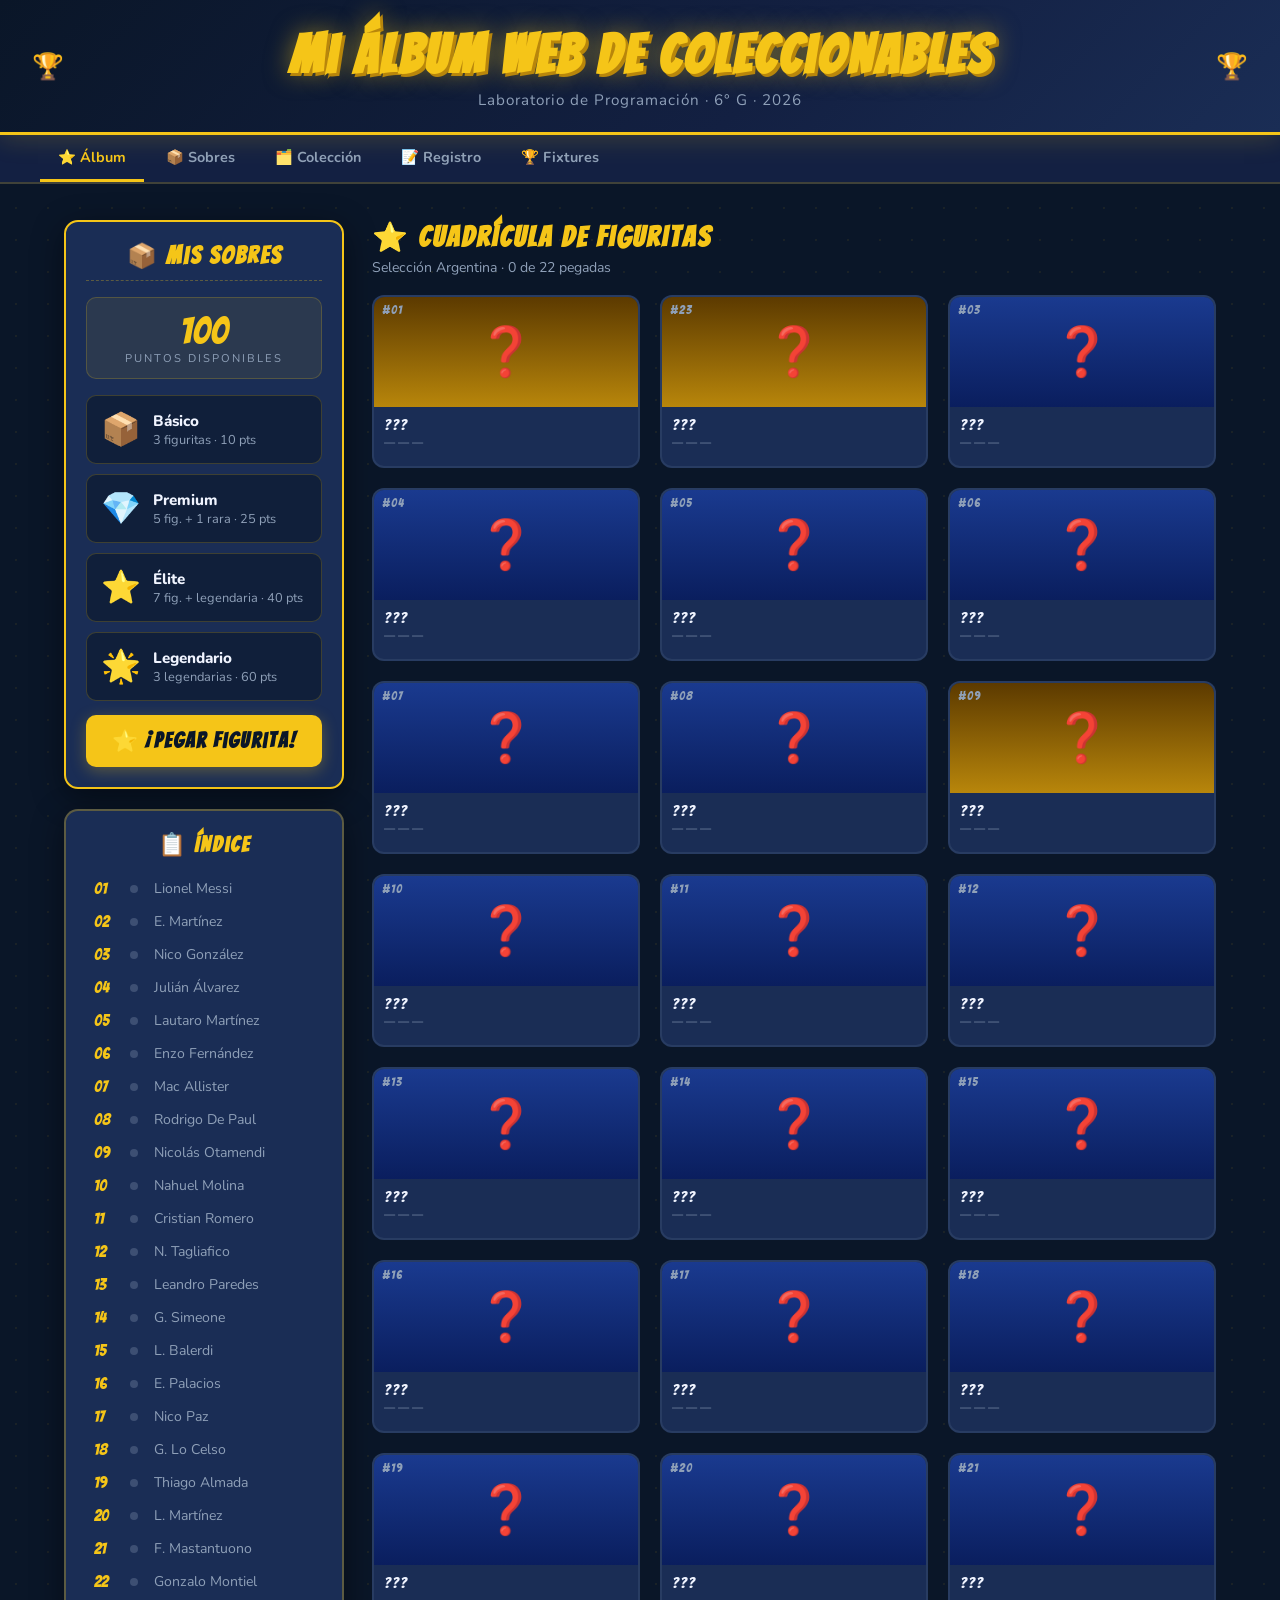
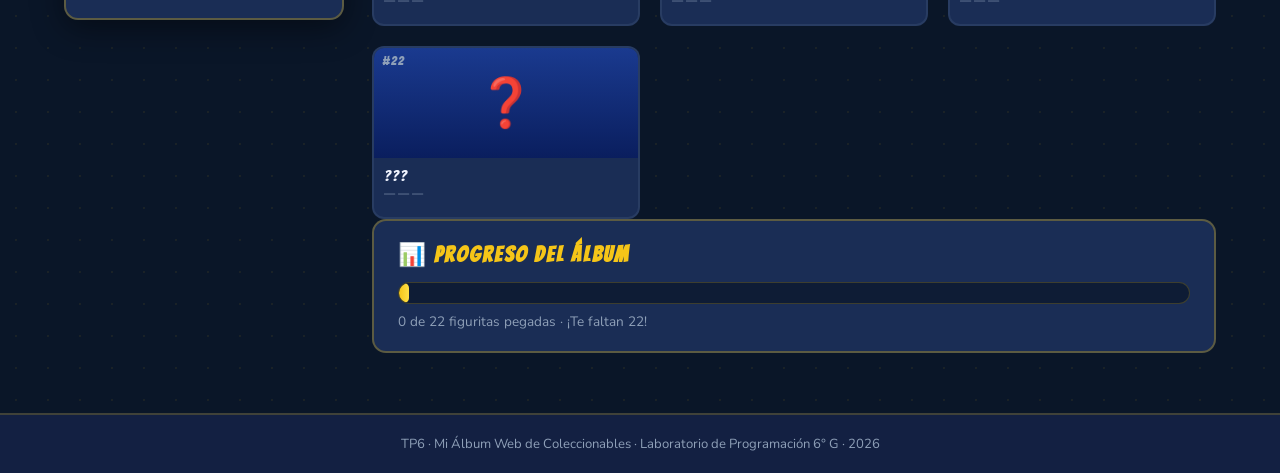
<file: index.html>
<!DOCTYPE html>
<html lang="es">
<head>
  <meta charset="UTF-8">
  <meta name="viewport" content="width=device-width, initial-scale=1.0">
  <title>Mi Álbum Web — TP6 · Sistema de Fixtures TP8</title>
  <link rel="stylesheet" href="estilos.css">
  <style>
    /* ══ OVERLAY — abre sobre animado ══ */
    .ov { display:none; position:fixed; inset:0; background:rgba(0,0,0,0.92); z-index:9999; flex-direction:column; align-items:center; justify-content:center; gap:18px; padding:24px; }
    .ov.show { display:flex; }
    .ov-titulo { font-family:'Bangers',cursive; font-size:1.6rem; color:var(--dorado); letter-spacing:3px; }
    .ov-sobre { font-size:6rem; cursor:pointer; animation:bounceSobre 0.5s ease; transition:transform 0.2s; }
    .ov-sobre:hover { transform:scale(1.12); }
    @keyframes bounceSobre { from{transform:scale(0.2);opacity:0;} 70%{transform:scale(1.18);} to{transform:scale(1);opacity:1;} }
    .ov-msg { color:var(--gris); font-size:0.9rem; letter-spacing:2px; }
    .ov-cards { display:flex; gap:14px; flex-wrap:wrap; justify-content:center; max-width:700px; }
    .mini-card { background:var(--azul-card); border:2px solid rgba(245,197,24,0.2); border-radius:10px; width:110px; overflow:hidden; animation:caer 0.4s ease forwards; opacity:0; }
    .mini-card.leg-card { border-color:var(--dorado); box-shadow:0 0 14px rgba(245,197,24,0.35); }
    .mini-card.nue-card { border-color:var(--rojo); }
    @keyframes caer { from{transform:translateY(-24px) scale(0.8);opacity:0;} to{transform:translateY(0) scale(1);opacity:1;} }
    .mc-img-wrap { width:100%; height:80px; overflow:hidden; background:linear-gradient(180deg,#1a3a8f,#0a1e5e); display:flex; align-items:center; justify-content:center; }
    .mc-img { width:100%; height:100%; object-fit:cover; object-position:top center; }
    .mc-ph  { font-size:2.4rem; }
    .mc-info { padding:8px; }
    .mc-nombre { font-family:'Bangers',cursive; font-size:0.85rem; letter-spacing:1px; color:var(--blanco); margin-bottom:4px; }
    .mc-tag { display:inline-block; font-size:0.6rem; font-weight:800; padding:2px 6px; border-radius:4px; letter-spacing:1px; }
    .mc-ya  { font-size:0.65rem; color:var(--gris); margin-top:4px; }
    .ov-btns { display:flex; gap:14px; flex-wrap:wrap; justify-content:center; }
    .btn-ov-pegar   { font-family:'Bangers',cursive; font-size:1.1rem; letter-spacing:2px; padding:12px 28px; background:var(--dorado); color:var(--azul); border:none; border-radius:10px; cursor:pointer; transition:background 0.2s; }
    .btn-ov-pegar:hover { background:#ffe047; }
    .btn-ov-guardar { font-family:'Nunito',sans-serif; font-size:0.9rem; font-weight:800; padding:12px 20px; background:transparent; color:var(--gris); border:1px solid rgba(143,160,184,0.3); border-radius:10px; cursor:pointer; transition:all 0.2s; }
    .btn-ov-guardar:hover { color:var(--blanco); border-color:rgba(143,160,184,0.6); }
    .pts-display { text-align:center; padding:12px; background:rgba(245,197,24,0.08); border:1px solid rgba(245,197,24,0.2); border-radius:10px; margin-bottom:16px; }
    .pts-num { font-family:'Bangers',cursive; font-size:2.4rem; color:var(--dorado); display:block; }
    .pts-lbl { font-size:0.7rem; color:var(--gris); letter-spacing:2px; text-transform:uppercase; }
    .album-slot { background:var(--azul-card); border:2px solid rgba(143,160,184,0.12); border-radius:12px; overflow:hidden; transition:all 0.2s; position:relative; }
    .album-slot.pegada { border-color:rgba(245,197,24,0.3); }
    .album-slot.pegada.leg { border-color:var(--dorado); box-shadow:0 0 16px rgba(245,197,24,0.25); }
    .album-slot:hover { transform:translateY(-4px); }
    .slot-num { position:absolute; top:6px; left:8px; font-family:'Bangers',cursive; font-size:0.78rem; color:var(--gris); letter-spacing:1px; }
    .slot-img-wrap { width:100%; height:110px; overflow:hidden; background:linear-gradient(180deg,#1a3a8f,#0a1e5e); display:flex; align-items:center; justify-content:center; }
    .slot-img-wrap.gold { background:linear-gradient(180deg,#5c3a00,#b8860b); }
    .slot-img { width:100%; height:100%; object-fit:cover; object-position:top center; }
    .slot-ph { font-size:3rem; }
    .slot-body { padding:10px; }
    .slot-nombre { font-family:'Bangers',cursive; font-size:0.95rem; letter-spacing:1px; color:var(--blanco); margin-bottom:2px; }
    .slot-pos { font-size:0.7rem; color:var(--gris); margin-bottom:6px; }
    .slot-tags {}
    .tag { display:inline-block; font-size:0.6rem; font-weight:800; padding:2px 6px; border-radius:4px; letter-spacing:1px; }
    .tag-l { background:rgba(245,197,24,0.15); color:var(--dorado); border:1px solid rgba(245,197,24,0.3); }
    .tag-r { background:rgba(46,204,113,0.12); color:var(--verde); border:1px solid rgba(46,204,113,0.25); }
    .tag-n { background:rgba(231,76,60,0.12); color:var(--rojo); border:1px solid rgba(231,76,60,0.25); }
    .ficha-header { display:flex; gap:18px; align-items:flex-start; margin-bottom:18px; }
    .ficha-avatar-grande { font-size:4rem; width:80px; text-align:center; }
    .ficha-titulo { font-family:'Bangers',cursive; font-size:1.6rem; letter-spacing:2px; color:var(--blanco); margin-bottom:4px; }
    .ficha-sub { font-size:0.85rem; color:var(--gris); }
    .ficha-cols { display:grid; grid-template-columns:1fr 1fr; gap:20px; }
    .col-vacia { text-align:center; padding:40px 20px; color:var(--gris); font-size:0.9rem; line-height:1.8; }
    .col-item { display:flex; align-items:center; gap:12px; padding:10px 14px; background:rgba(10,22,40,0.4); border:1px solid rgba(143,160,184,0.1); border-radius:10px; margin-bottom:8px; }
    .col-av { width:44px; height:44px; border-radius:50%; object-fit:cover; object-position:top; background:var(--azul-medio); }
    .col-av-ph { width:44px; height:44px; border-radius:50%; background:var(--azul-medio); display:flex; align-items:center; justify-content:center; font-size:1.4rem; }
    .col-info { flex:1; }
    .col-nombre { font-weight:800; font-size:0.9rem; color:var(--blanco); }
    .col-detalle { font-size:0.75rem; color:var(--gris); margin-top:2px; }
    .badge-dup { font-family:'Bangers',cursive; font-size:0.85rem; color:var(--azul); background:var(--dorado); padding:2px 8px; border-radius:20px; }
    .badge-pegada { font-size:0.75rem; font-weight:800; color:var(--verde); padding:4px 10px; background:rgba(46,204,113,0.1); border:1px solid rgba(46,204,113,0.25); border-radius:6px; }
    .btn-pegar-ind { font-family:'Bangers',cursive; font-size:0.9rem; letter-spacing:1px; padding:6px 14px; background:var(--dorado); color:var(--azul); border:none; border-radius:6px; cursor:pointer; transition:background 0.2s; }
    .btn-pegar-ind:hover { background:#ffe047; }
    .ind-dot { display:inline-block; width:8px; height:8px; border-radius:50%; background:var(--verde); margin-right:6px; flex-shrink:0; }
    .ind-dot.falta { background:rgba(143,160,184,0.3); }
  </style>
</head>
<body>

<!-- ══ HEADER semántico ═══════════════════════════════ -->
<header>
  <h1>Mi Álbum Web de Coleccionables</h1>
  <p>Laboratorio de Programación &middot; 6° G &middot; 2026</p>
</header>

<!-- ══ NAV — integrado con sistema TP8 ══════════════ -->
<nav>
  <a href="index.html" class="activo" id="nav-album">⭐ Álbum</a>
  <a href="#" id="nav-sobres" onclick="cambiarVista('sobres',this); return false;">📦 Sobres</a>
  <a href="#" id="nav-coleccion" onclick="cambiarVista('coleccion',this); return false;">🗂️ Colección</a>
  <a href="registro.html">📝 Registro</a>
  <a href="index-tp8.html">🏆 Fixtures</a>
</nav>

<!-- ══ CONTENIDO PRINCIPAL ════════════════════════════ -->
<div id="contenido-principal">

  <!-- SIDEBAR -->
  <div id="sidebar">
    <div id="seccion-sobres">
      <h2>📦 Mis Sobres</h2>
      <div class="pts-display">
        <span class="pts-num" id="pts-display">100</span>
        <div class="pts-lbl">PUNTOS DISPONIBLES</div>
      </div>
      <div class="sobre-item" onclick="abrirSobre('basico')">
        <span class="sobre-icono">📦</span>
        <div class="sobre-info"><div class="sobre-nombre">Básico</div><div class="sobre-cantidad">3 figuritas · 10 pts</div></div>
      </div>
      <div class="sobre-item" onclick="abrirSobre('premium')">
        <span class="sobre-icono">💎</span>
        <div class="sobre-info"><div class="sobre-nombre">Premium</div><div class="sobre-cantidad">5 fig. + 1 rara · 25 pts</div></div>
      </div>
      <div class="sobre-item" onclick="abrirSobre('elite')">
        <span class="sobre-icono">⭐</span>
        <div class="sobre-info"><div class="sobre-nombre">Élite</div><div class="sobre-cantidad">7 fig. + legendaria · 40 pts</div></div>
      </div>
      <div class="sobre-item" onclick="abrirSobre('legend')">
        <span class="sobre-icono">🌟</span>
        <div class="sobre-info"><div class="sobre-nombre">Legendario</div><div class="sobre-cantidad">3 legendarias · 60 pts</div></div>
      </div>
      <a href="#" class="btn-pegar" onclick="abrirSobre('basico'); return false;">⭐ ¡Pegar Figurita!</a>
    </div>
    <div id="seccion-indice">
      <h2>📋 Índice</h2>
      <ol id="indice-figuritas"></ol>
    </div>
  </div>

  <!-- ZONA PRINCIPAL -->
  <div id="zona-principal">

    <!-- VISTA ÁLBUM -->
    <div id="vista-album">
      <h2 class="seccion-titulo">⭐ Cuadrícula de Figuritas</h2>
      <p class="seccion-subtitulo" id="subtitulo-album">Selección Argentina · 0 de 22 pegadas</p>
      <div id="cuadricula-figuritas"></div>
      <div id="progreso-album">
        <h3>📊 Progreso del Álbum</h3>
        <div class="barra-progreso-wrap">
          <div class="barra-progreso-fill" id="barra-fill" style="width:0%;">0%</div>
        </div>
        <p class="progreso-texto" id="progreso-texto">0 de 22 figuritas pegadas</p>
      </div>
    </div>

    <!-- VISTA SOBRES -->
    <div id="vista-sobres" style="display:none;">
      <h2 class="seccion-titulo">📦 Abrir Sobres</h2>
      <p class="seccion-subtitulo">Elegí un tipo de sobre para abrir y conseguir figuritas.</p>
      <div id="ficha-destacado" style="margin-bottom:24px;">
        <div class="ficha-header">
          <div class="ficha-avatar-grande" id="ficha-av">📦</div>
          <div>
            <div class="ficha-titulo" id="ficha-nombre-jugador">Seleccioná un sobre</div>
            <div class="ficha-sub">Hacé click en uno de los sobres del panel izquierdo para abrirlo.</div>
          </div>
        </div>
        <div class="ficha-cols">
          <dl class="ficha-tecnica">
            <dt>Tipo</dt><dd id="fd-tipo">—</dd>
            <dt>Figuritas</dt><dd id="fd-cant">—</dd>
            <dt>Costo</dt><dd id="fd-costo">—</dd>
            <dt>Rareza incluida</dt><dd id="fd-rareza">—</dd>
          </dl>
          <div>
            <p style="font-family:'Bangers',cursive;font-size:0.95rem;letter-spacing:2px;color:var(--gris);margin-bottom:10px;">CONTENIDO</p>
            <ul class="habilidades-lista" id="fd-habilidades">
              <li>Figuritas al azar de toda la selección</li>
              <li>Mayor rareza = más puntos de colección</li>
              <li>Las duplicadas van a "Colección en mano"</li>
            </ul>
          </div>
        </div>
      </div>
    </div>

    <!-- VISTA COLECCIÓN -->
    <div id="vista-coleccion" style="display:none;">
      <h2 class="seccion-titulo">🗂️ Colección en Mano</h2>
      <p class="seccion-subtitulo">Figuritas que todavía no pegaste. Podés pegarlas una a una.</p>
      <div id="col-lista"><div class="col-vacia">No tenés figuritas en mano.<br>¡Abrí un sobre para empezar!</div></div>
    </div>

  </div>
</div>

<!-- FOOTER -->
<footer>
  <p>TP6 · Mi Álbum Web de Coleccionables · Laboratorio de Programación 6° G · 2026</p>
</footer>

<!-- OVERLAY -->
<div class="ov" id="overlay">
  <div class="ov-titulo" id="ov-titulo">Sobre Básico</div>
  <div class="ov-sobre" id="ov-sobre" onclick="revelarFiguritas()">📦</div>
  <div class="ov-msg"   id="ov-msg">¡Tocá el sobre para abrirlo!</div>
  <div class="ov-cards" id="ov-cards" style="display:none;"></div>
  <div class="ov-btns"  id="ov-btns"  style="display:none;">
    <button class="btn-ov-pegar"   onclick="pegarTodas()">⭐ ¡Pegar Figuritas!</button>
    <button class="btn-ov-guardar" onclick="guardarYCerrar()">Guardar para después</button>
  </div>
</div>

<script>
const WM = "https://upload.wikimedia.org/wikipedia/commons/";
const JUGADORES = [
  {id:1,  num:"01", nombre:"Lionel Messi",      pos:"Delantero · 10",    equipo:"Inter Miami",    tag:"legendaria", habs:["Regate de élite","Visión de juego","Tiro libre preciso","Liderazgo"], img:WM+"thumb/b/b8/Lionel_Messi_WC2022.jpg/220px-Lionel_Messi_WC2022.jpg"},
  {id:2,  num:"23", nombre:"E. Martínez",        pos:"Arquero · 23",      equipo:"Aston Villa",    tag:"legendaria", habs:["Reflejos de élite","Penales campeón","Liderazgo"], img:WM+"thumb/e/e5/Emiliano_Mart%C3%ADnez_%282023%29.jpg/220px-Emiliano_Mart%C3%ADnez_%282023%29.jpg"},
  {id:3,  num:"03", nombre:"Nico González",      pos:"Delantero · 11",    equipo:"Atletico Madrid",tag:"normal",     habs:["Velocidad","Desequilibrio","Trabajo defensivo"], img:WM+"thumb/5/56/Nicol%C3%A1s_Gonz%C3%A1lez_2022.jpg/220px-Nicol%C3%A1s_Gonz%C3%A1lez_2022.jpg"},
  {id:4,  num:"04", nombre:"Julián Álvarez",     pos:"Delantero · 9",     equipo:"Atletico Madrid",tag:"rara",       habs:["Definición","Presión alta","Gol en torneos grandes"], img:WM+"thumb/e/e9/Juli%C3%A1n_%C3%81lvarez_2022_%28cropped%29.jpg/220px-Juli%C3%A1n_%C3%81lvarez_2022_%28cropped%29.jpg"},
  {id:5,  num:"05", nombre:"Lautaro Martínez",   pos:"Delantero · 22",    equipo:"Inter Milan",    tag:"rara",       habs:["Potencia","Juego de espaldas","Gol en áreas chicas"], img:WM+"thumb/5/5c/ARGENTINA_VS_VENEZUELA_Lautaro_%28cropped%29.jpg/220px-ARGENTINA_VS_VENEZUELA_Lautaro_%28cropped%29.jpg"},
  {id:6,  num:"06", nombre:"Enzo Fernández",     pos:"Mediocampista · 8", equipo:"Chelsea",        tag:"rara",       habs:["Control del juego","Pase largo","Llegada al área"], img:WM+"thumb/5/55/Argentina_vs_mexico_enzofernandez.jpg/170px-Argentina_vs_mexico_enzofernandez.jpg"},
  {id:7,  num:"07", nombre:"Mac Allister",       pos:"Mediocampista · 20",equipo:"Liverpool",      tag:"rara",       habs:["Distribución","Récupero","Gol de media distancia"], img:WM+"thumb/c/c3/Alexis_Mac_Allister_2022.jpg/220px-Alexis_Mac_Allister_2022.jpg"},
  {id:8,  num:"08", nombre:"Rodrigo De Paul",    pos:"Mediocampista · 7", equipo:"Inter Miami",    tag:"normal",     habs:["Intensidad","Desplazamiento","Liderazgo"], img:WM+"thumb/3/3a/25th_Laureus_World_Sports_Awards_-_Red_Carpet_-_Rodrigo_de_Paul_-_240422_192702_%28cropped%29.jpg/220px-25th_Laureus_World_Sports_Awards_-_Red_Carpet_-_Rodrigo_de_Paul_-_240422_192702_%28cropped%29.jpg"},
  {id:9,  num:"09", nombre:"Nicolás Otamendi",   pos:"Defensor · 19",     equipo:"Benfica",        tag:"legendaria", habs:["Marca central","Juego aéreo","Liderazgo defensivo"], img:WM+"thumb/0/04/Nicolas_Otamendi_2018.jpg/220px-Nicolas_Otamendi_2018.jpg"},
  {id:10, num:"10", nombre:"Nahuel Molina",      pos:"Defensor · 26",     equipo:"Atletico Madrid",tag:"nueva",      habs:["Velocidad lateral","Centros precisos","Gol desde afuera"], img:WM+"thumb/8/80/Nahuel_Molina_2022.jpg/220px-Nahuel_Molina_2022.jpg"},
  {id:11, num:"11", nombre:"Cristian Romero",    pos:"Defensor · 13",     equipo:"Tottenham",      tag:"normal",     habs:["Duelos aéreos","Marca agresiva","Recuperación"], img:WM+"thumb/6/68/Cuti_Romero_2022.jpg/220px-Cuti_Romero_2022.jpg"},
  {id:12, num:"12", nombre:"N. Tagliafico",      pos:"Defensor · 3",      equipo:"Olympique Lyon", tag:"normal",     habs:["Subida por banda","Defensa 1vs1","Pase filtrado"], img:WM+"thumb/a/a9/Nicol%C3%A1s_Tagliafico_2018.jpg/220px-Nicol%C3%A1s_Tagliafico_2018.jpg"},
  {id:13, num:"13", nombre:"Leandro Paredes",    pos:"Mediocampista · 5", equipo:"Boca Juniors",   tag:"normal",     habs:["Corte de juego","Distribución simple","Pase largo"], img:WM+"thumb/c/cb/Leandro_Paredes_2022.jpg/220px-Leandro_Paredes_2022.jpg"},
  {id:14, num:"14", nombre:"G. Simeone",         pos:"Delantero · 18",    equipo:"Atletico Madrid",tag:"nueva",      habs:["Intensidad","Presión alta","Definición"], img:WM+"thumb/7/72/Giuliano_Simeone_2024.jpg/220px-Giuliano_Simeone_2024.jpg"},
  {id:15, num:"15", nombre:"L. Balerdi",         pos:"Defensor · 4",      equipo:"Marseille",      tag:"normal",     habs:["Salida limpia","Marca central","Físico"], img:WM+"thumb/d/d8/Leonardo_Balerdi_2023.jpg/220px-Leonardo_Balerdi_2023.jpg"},
  {id:16, num:"16", nombre:"E. Palacios",        pos:"Mediocampista · 14",equipo:"B. Leverkusen",  tag:"normal",     habs:["Llegada","Técnica depurada","Disparo"], img:WM+"thumb/9/91/Exequiel_Palacios_%282022%29.jpg/220px-Exequiel_Palacios_%282022%29.jpg"},
  {id:17, num:"17", nombre:"Nico Paz",           pos:"Mediocampista · 16",equipo:"Como",           tag:"nueva",      habs:["Desequilibrio","Jugada individual","Pase filtrado"], img:WM+"thumb/6/64/Nico_Paz_2024.jpg/220px-Nico_Paz_2024.jpg"},
  {id:18, num:"18", nombre:"G. Lo Celso",        pos:"Mediocampista · 6", equipo:"Villarreal",     tag:"normal",     habs:["Toque corto","Recupero","Asistencias"], img:WM+"thumb/a/a2/Giovanni_Lo_Celso_2022.jpg/220px-Giovanni_Lo_Celso_2022.jpg"},
  {id:19, num:"19", nombre:"Thiago Almada",      pos:"Mediocampista · 17",equipo:"Lyon",           tag:"nueva",      habs:["Regate","Velocidad","Técnica individual"], img:WM+"thumb/7/70/Thiago_Almada_2024.jpg/220px-Thiago_Almada_2024.jpg"},
  {id:20, num:"20", nombre:"L. Martínez",        pos:"Defensor · 25",     equipo:"Man. United",    tag:"rara",       habs:["Concentración","Marca 1vs1","Blocaje"], img:WM+"thumb/6/67/Lisandro_Martinez_2022.jpg/220px-Lisandro_Martinez_2022.jpg"},
  {id:21, num:"21", nombre:"F. Mastantuono",     pos:"Mediocampista · 21",equipo:"Real Madrid",    tag:"nueva",      habs:["Técnica fina","Visión","Gol joven"], img:WM+"thumb/5/55/Franco_Mastantuono_2024.jpg/220px-Franco_Mastantuono_2024.jpg"},
  {id:22, num:"22", nombre:"Gonzalo Montiel",    pos:"Defensor · 2",      equipo:"Nottm Forest",   tag:"normal",     habs:["Marcación lateral","Subida","Penal campeón"], img:WM+"thumb/f/f5/Gonzalo_Montiel_2022.jpg/220px-Gonzalo_Montiel_2022.jpg"},
];
const SOBRES = {
  basico:  {costo:10, cant:3, icono:"📦", titulo:"Sobre Básico",    pool:["normal","normal","rara"],                                       rareza:"Normal + 1 Rara"},
  premium: {costo:25, cant:5, icono:"💎", titulo:"Sobre Premium",   pool:["normal","normal","normal","rara","rara"],                       rareza:"Normal + 2 Raras"},
  elite:   {costo:40, cant:7, icono:"⭐", titulo:"Sobre Élite",     pool:["normal","normal","rara","rara","rara","legendaria","legendaria"],rareza:"Raras + posible Legendaria"},
  legend:  {costo:60, cant:3, icono:"🌟", titulo:"Sobre Legendario",pool:["legendaria","legendaria","legendaria"],                         rareza:"3 Legendarias garantizadas"},
};
let puntos=100, pegadas=new Set(), coleccion={}, pendientes=[];
function porRareza(r){ if(r==="legendaria") return JUGADORES.filter(j=>j.tag==="legendaria"); if(r==="rara") return JUGADORES.filter(j=>j.tag==="rara"||j.tag==="legendaria"); return JUGADORES; }
function tagHTML(tag,cls="tag"){ if(tag==="legendaria") return `<span class="${cls} tag-l">LEGENDARIA</span>`; if(tag==="rara") return `<span class="${cls} tag-r">RARA</span>`; if(tag==="nueva") return `<span class="${cls} tag-n">NUEVA</span>`; return ""; }
function actualizarStats(){ const p=pegadas.size,tot=JUGADORES.length,pct=Math.round(p/tot*100); document.getElementById("pts-display").textContent=puntos; document.getElementById("barra-fill").style.width=pct+"%"; document.getElementById("barra-fill").textContent=pct+"%"; document.getElementById("progreso-texto").textContent=p+" de "+tot+" figuritas pegadas"+(p===tot?" · ¡Álbum completo! 🎉":" · ¡Te "+(tot-p===1?"falta 1":"faltan "+(tot-p))+"!"); document.getElementById("subtitulo-album").textContent="Selección Argentina · "+p+" de "+tot+" pegadas"; }
function renderIndice(){ const ol=document.getElementById("indice-figuritas"); ol.innerHTML=""; JUGADORES.forEach(j=>{ const li=document.createElement("li"); const dot=document.createElement("span"); dot.className="ind-dot"+(pegadas.has(j.id)?"":" falta"); li.appendChild(dot); li.appendChild(document.createTextNode(j.nombre)); ol.appendChild(li); }); }
function renderAlbum(){ const grid=document.getElementById("cuadricula-figuritas"); grid.innerHTML=""; JUGADORES.forEach(j=>{ const ok=pegadas.has(j.id),leg=j.tag==="legendaria"; const card=document.createElement("div"); card.className="album-slot"+(ok?" pegada"+(leg?" leg":""):""); const num=document.createElement("span"); num.className="slot-num"; num.textContent="#"+j.num; card.appendChild(num); const wrap=document.createElement("div"); wrap.className="slot-img-wrap"+(leg?" gold":""); if(ok){ const img=document.createElement("img"); img.src=j.img; img.className="slot-img"; img.onerror=function(){ const ph=document.createElement("div"); ph.className="slot-ph"; ph.textContent="⚽"; this.parentNode&&this.parentNode.replaceChild(ph,this); }; wrap.appendChild(img); } else { const ph=document.createElement("div"); ph.className="slot-ph"; ph.textContent="❓"; wrap.appendChild(ph); } card.appendChild(wrap); const body=document.createElement("div"); body.className="slot-body"; body.innerHTML=`<div class="slot-nombre">${ok?j.nombre:"???"}</div><div class="slot-pos">${ok?j.pos:"— — —"}</div><div class="slot-tags">${ok?tagHTML(j.tag):""}</div>`; card.appendChild(body); grid.appendChild(card); }); renderIndice(); actualizarStats(); }
function abrirSobre(tipo){ const cfg=SOBRES[tipo]; if(puntos<cfg.costo){ alert("¡No tenés suficientes puntos! Necesitás "+cfg.costo+" pts."); return; } puntos-=cfg.costo; actualizarStats(); const figuritas=Array.from({length:cfg.cant},()=>{ const r=cfg.pool[Math.floor(Math.random()*cfg.pool.length)]; const pool=porRareza(r); return pool[Math.floor(Math.random()*pool.length)]; }); pendientes=figuritas; const ov=document.getElementById("overlay"); document.getElementById("ov-titulo").textContent=cfg.titulo; document.getElementById("ov-sobre").textContent=cfg.icono; document.getElementById("ov-sobre").style.display="block"; document.getElementById("ov-msg").style.display="block"; document.getElementById("ov-cards").style.display="none"; document.getElementById("ov-cards").innerHTML=""; document.getElementById("ov-btns").style.display="none"; ov.classList.add("show"); }
function revelarFiguritas(){ document.getElementById("ov-sobre").style.display="none"; document.getElementById("ov-msg").style.display="none"; document.getElementById("ov-cards").style.display="flex"; document.getElementById("ov-btns").style.display="flex"; const cardsDiv=document.getElementById("ov-cards"); pendientes.forEach((j,i)=>{ setTimeout(()=>{ const card=document.createElement("div"); card.className="mini-card"+(j.tag==="legendaria"?" leg-card":j.tag==="nueva"?" nue-card":""); card.style.animationDelay=(i*0.12)+"s"; const wrap=document.createElement("div"); wrap.className="mc-img-wrap"; const img=document.createElement("img"); img.src=j.img; img.className="mc-img"; img.onerror=function(){ const ph=document.createElement("div"); ph.className="mc-ph"; ph.textContent="⚽"; this.parentNode&&this.parentNode.replaceChild(ph,this); }; wrap.appendChild(img); card.appendChild(wrap); const inf=document.createElement("div"); inf.className="mc-info"; const yaLa=pegadas.has(j.id); inf.innerHTML=`<div class="mc-nombre">${j.nombre}</div>${tagHTML(j.tag,"mc-tag")}${yaLa?'<div class="mc-ya">Ya la tenés ↠ mano</div>':""}`;card.appendChild(inf); cardsDiv.appendChild(card); },i*130); }); }
function pegarTodas(){ pendientes.forEach(j=>{ if(!pegadas.has(j.id)){ pegadas.add(j.id); } else { if(!coleccion[j.id]) coleccion[j.id]={jugador:j,cantidad:0}; coleccion[j.id].cantidad++; } }); pendientes=[]; cerrarOverlay(); renderAlbum(); }
function guardarYCerrar(){ pendientes.forEach(j=>{ if(!coleccion[j.id]) coleccion[j.id]={jugador:j,cantidad:0}; coleccion[j.id].cantidad++; }); pendientes=[]; cerrarOverlay(); }
function cerrarOverlay(){ document.getElementById("overlay").classList.remove("show"); }
function pegarIndividual(id){ if(!coleccion[id]||coleccion[id].cantidad<1) return; coleccion[id].cantidad--; if(coleccion[id].cantidad===0) delete coleccion[id]; pegadas.add(id); renderAlbum(); renderColeccion(); }
function renderColeccion(){ const lista=document.getElementById("col-lista"); const items=Object.values(coleccion).filter(c=>c.cantidad>0); if(!items.length){ lista.innerHTML='<div class="col-vacia">No tenés figuritas en mano.<br>¡Abrí un sobre para empezar!</div>'; return; } lista.innerHTML=""; items.forEach(({jugador:j,cantidad})=>{ const ok=pegadas.has(j.id); const div=document.createElement("div"); div.className="col-item"; const av=document.createElement("img"); av.src=j.img; av.className="col-av"; av.onerror=function(){ const ph=document.createElement("div"); ph.className="col-av-ph"; ph.textContent="⚽"; this.parentNode&&this.parentNode.replaceChild(ph,this); }; div.appendChild(av); const inf=document.createElement("div"); inf.className="col-info"; inf.innerHTML=`<div class="col-nombre">${j.nombre}</div><div class="col-detalle">${j.pos} · ${j.equipo}</div>`; div.appendChild(inf); if(cantidad>1){ const bd=document.createElement("span"); bd.className="badge-dup"; bd.textContent="x"+cantidad; div.appendChild(bd); } if(tagHTML(j.tag)) div.insertAdjacentHTML("beforeend",tagHTML(j.tag,"tag")); if(!ok){ const btn=document.createElement("button"); btn.className="btn-pegar-ind"; btn.textContent="Pegar"; btn.onclick=()=>pegarIndividual(j.id); div.appendChild(btn); } else { const bd=document.createElement("span"); bd.className="badge-pegada"; bd.textContent="✓ Pegada"; div.appendChild(bd); } lista.appendChild(div); }); }
function cambiarVista(nombre,linkEl){ ["album","sobres","coleccion"].forEach(v=>{ document.getElementById("vista-"+v).style.display=(v===nombre?"block":"none"); }); document.querySelectorAll("nav a").forEach(a=>a.classList.remove("activo")); if(linkEl) linkEl.classList.add("activo"); if(nombre==="coleccion") renderColeccion(); }
renderAlbum();
</script>
</body>
</html>
</file>
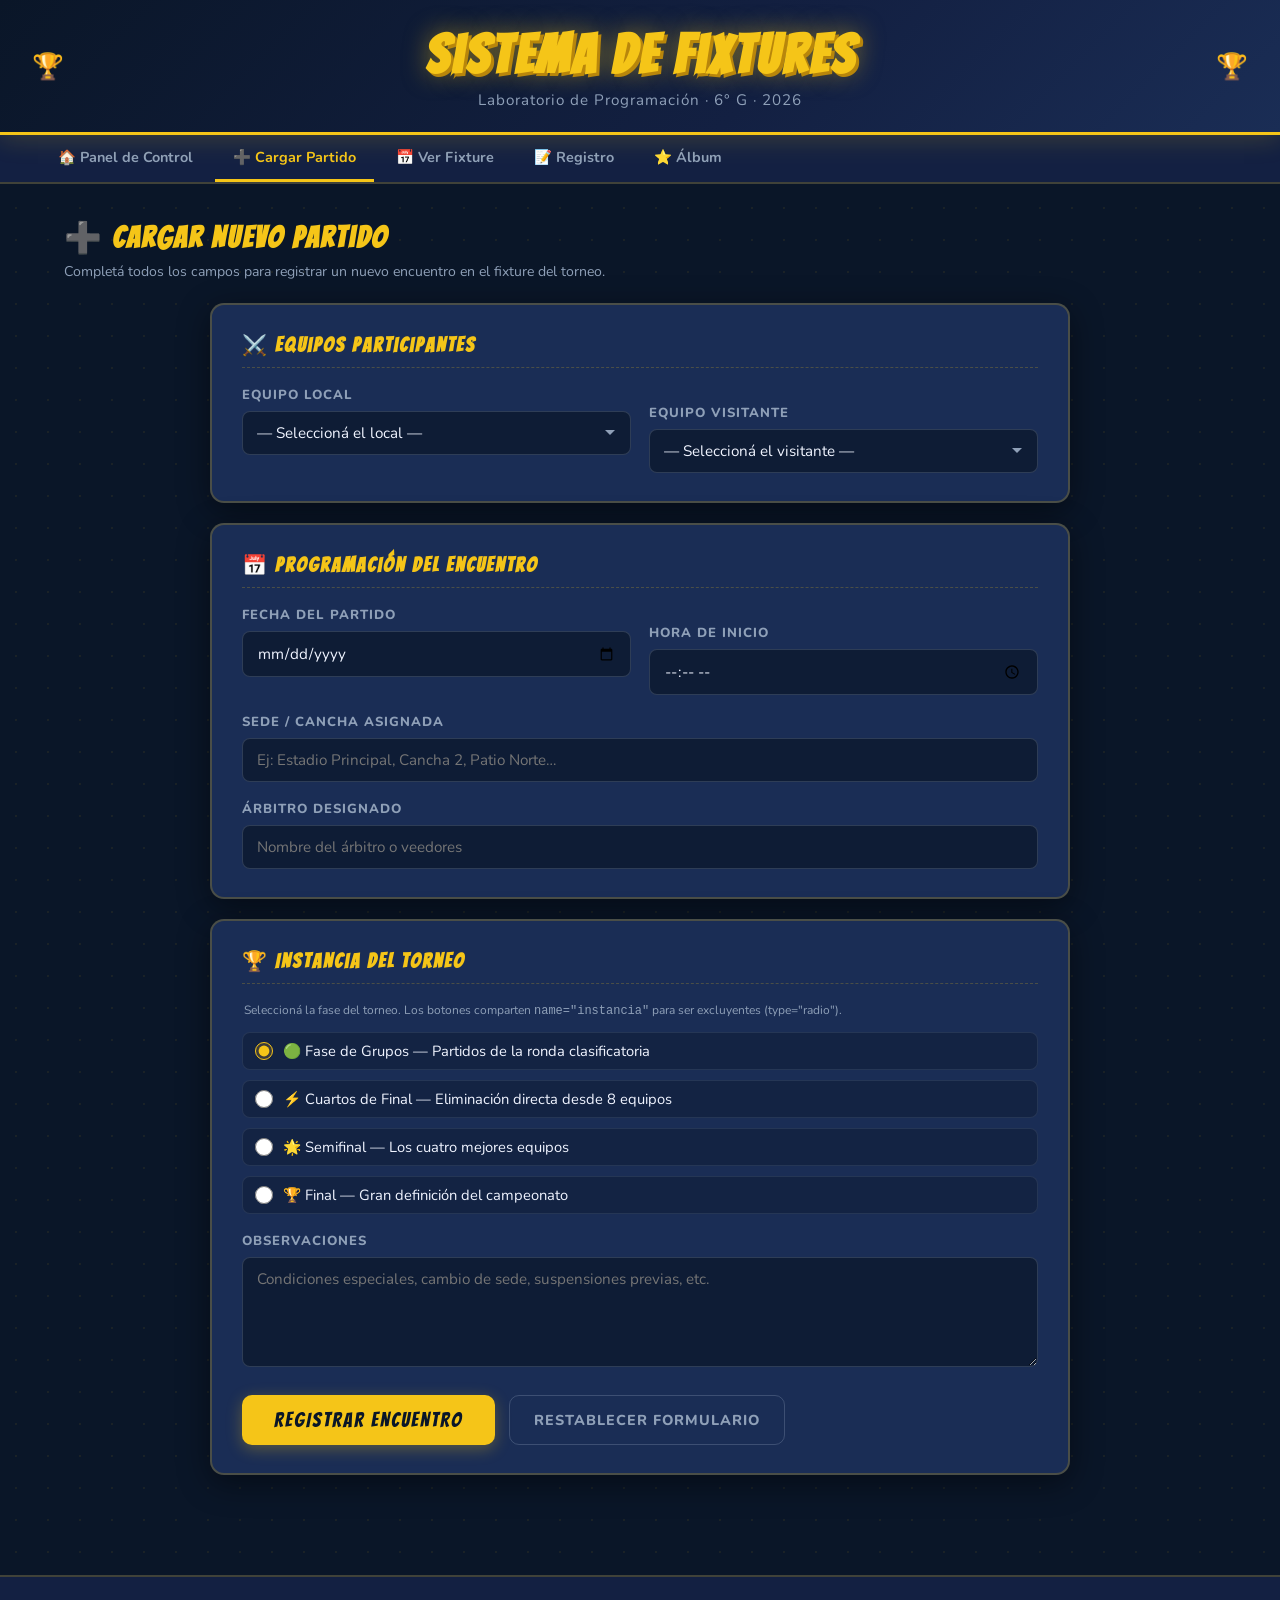
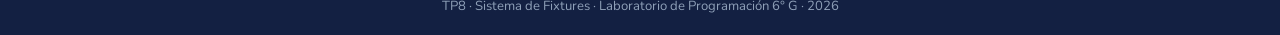
<file: alta-fixture.html>
<!DOCTYPE html>
<html lang="es">
<head>
  <meta charset="UTF-8">
  <meta name="viewport" content="width=device-width, initial-scale=1.0">
  <title>Cargar Partido — Sistema de Fixtures · TP8</title>
  <link rel="stylesheet" href="estilos.css">
</head>
<body>

<header>
  <h1>Sistema de Fixtures</h1>
  <p>Laboratorio de Programación &middot; 6° G &middot; 2026</p>
</header>

<nav>
  <a href="index-tp8.html">🏠 Panel de Control</a>
  <a href="alta-fixture.html" class="activo">➕ Cargar Partido</a>
  <a href="ver-fixture.html">📅 Ver Fixture</a>
  <a href="registro.html">📝 Registro</a>
  <a href="index.html">⭐ Álbum</a>
</nav>

<main>
  <section>
    <h2 class="titulo-seccion">➕ Cargar Nuevo Partido</h2>
    <p class="subtitulo-seccion">Completá todos los campos para registrar un nuevo encuentro en el fixture del torneo.</p>

    <form id="form-fixture" method="GET" action="#" autocomplete="off" novalidate>

      <!-- BLOQUE 1: Equipos -->
      <div class="form-fixture">
        <h3>⚔️ Equipos Participantes</h3>
        <div class="form-fila-fixture">
          <div class="form-grupo">
            <label for="equipo-local">Equipo Local</label>
            <select class="form-select" id="equipo-local" name="equipo_local" required>
              <option value="" disabled selected>— Seleccioná el local —</option>
              <option value="algoritmos">Los Algoritmos</option>
              <option value="binary">Binary Stars</option>
              <option value="stack">Stack Overflow FC</option>
              <option value="debug">Debug United</option>
              <option value="runtime">Runtime Errors</option>
              <option value="syntax">Syntax FC</option>
            </select>
          </div>
          <div class="form-grupo">
            <label for="equipo-visitante">Equipo Visitante</label>
            <select class="form-select" id="equipo-visitante" name="equipo_visitante" required>
              <option value="" disabled selected>— Seleccioná el visitante —</option>
              <option value="algoritmos">Los Algoritmos</option>
              <option value="binary">Binary Stars</option>
              <option value="stack">Stack Overflow FC</option>
              <option value="debug">Debug United</option>
              <option value="runtime">Runtime Errors</option>
              <option value="syntax">Syntax FC</option>
            </select>
          </div>
        </div>
      </div>

      <!-- BLOQUE 2: Fecha, Hora y Sede -->
      <div class="form-fixture" style="margin-top:20px;">
        <h3>📅 Programación del Encuentro</h3>
        <div class="form-fila-fixture">
          <div class="form-grupo">
            <label for="fecha-partido">Fecha del Partido</label>
            <input class="form-input" type="date" id="fecha-partido" name="fecha_partido" required>
          </div>
          <div class="form-grupo">
            <label for="hora-partido">Hora de Inicio</label>
            <input class="form-input" type="time" id="hora-partido" name="hora_partido" required>
          </div>
        </div>
        <div class="form-grupo" style="margin-top:18px;">
          <label for="sede">Sede / Cancha Asignada</label>
          <input class="form-input" type="text" id="sede" name="sede"
            placeholder="Ej: Estadio Principal, Cancha 2, Patio Norte…" required autocomplete="off">
        </div>
        <div class="form-grupo">
          <label for="arbitro">Árbitro Designado</label>
          <input class="form-input" type="text" id="arbitro" name="arbitro"
            placeholder="Nombre del árbitro o veedores" autocomplete="off">
        </div>
      </div>

      <!-- BLOQUE 3: Instancia -->
      <div class="form-fixture" style="margin-top:20px;">
        <h3>🏆 Instancia del Torneo</h3>
        <p class="form-nota" style="margin-bottom:14px;">
          Seleccioná la fase del torneo. Los botones comparten <code>name="instancia"</code> para ser excluyentes (type="radio").
        </p>
        <div class="opciones-grupo">
          <label class="opcion-item" for="fase-grupos">
            <input type="radio" id="fase-grupos"  name="instancia" value="grupos" checked>
            🟢 Fase de Grupos — Partidos de la ronda clasificatoria
          </label>
          <label class="opcion-item" for="fase-cuartos">
            <input type="radio" id="fase-cuartos" name="instancia" value="cuartos">
            ⚡ Cuartos de Final — Eliminación directa desde 8 equipos
          </label>
          <label class="opcion-item" for="fase-semi">
            <input type="radio" id="fase-semi"    name="instancia" value="semifinal">
            🌟 Semifinal — Los cuatro mejores equipos
          </label>
          <label class="opcion-item" for="fase-final">
            <input type="radio" id="fase-final"   name="instancia" value="final">
            🏆 Final — Gran definición del campeonato
          </label>
        </div>

        <div class="form-grupo" style="margin-top:18px;">
          <label for="observaciones">Observaciones</label>
          <textarea class="form-textarea" id="observaciones" name="observaciones"
            placeholder="Condiciones especiales, cambio de sede, suspensiones previas, etc."
            rows="3"></textarea>
        </div>

        <input type="hidden" name="sistema" value="SistemaFixtures-v1">

        <div class="form-botones">
          <input class="btn-submit" type="submit" value="REGISTRAR ENCUENTRO">
          <input class="btn-reset"  type="reset"  value="RESTABLECER FORMULARIO">
        </div>

        <div id="msg-fixture"></div>
      </div>

    </form>
  </section>
</main>

<footer>
  <p>TP8 &middot; Sistema de Fixtures &middot; Laboratorio de Programación 6° G &middot; 2026</p>
</footer>

<script>
  const NOMBRES = {
    algoritmos:'Los Algoritmos', binary:'Binary Stars',
    stack:'Stack Overflow FC',   debug:'Debug United',
    runtime:'Runtime Errors',    syntax:'Syntax FC'
  };

  const FASES = {
    grupos:'Fase de Grupos', cuartos:'Cuartos de Final',
    semifinal:'Semifinal',   final:'Final'
  };

  const form = document.getElementById('form-fixture');
  const msg  = document.getElementById('msg-fixture');

  /* ── Estilos inline del mensaje para que funcione sin depender de display:none en CSS ── */
  msg.style.display = 'none';
  msg.style.background = 'rgba(46,204,113,0.12)';
  msg.style.border = '1px solid #2ecc71';
  msg.style.borderRadius = '10px';
  msg.style.padding = '18px 24px';
  msg.style.marginTop = '20px';
  msg.style.color = '#2ecc71';
  msg.style.fontWeight = '700';
  msg.style.textAlign = 'center';
  msg.style.fontSize = '1rem';

  form.addEventListener('submit', function(e) {
    e.preventDefault();

    const local     = document.getElementById('equipo-local').value;
    const visitante = document.getElementById('equipo-visitante').value;
    const fecha     = document.getElementById('fecha-partido').value;
    const hora      = document.getElementById('hora-partido').value;
    const sede      = document.getElementById('sede').value.trim();
    const arbitro   = document.getElementById('arbitro').value.trim();
    const obs       = document.getElementById('observaciones').value.trim();
    const instancia = document.querySelector('input[name="instancia"]:checked').value;

    /* Validaciones */
    if (!local || !visitante) { alert('⚠ Seleccioná ambos equipos.'); return; }
    if (local === visitante)  { alert('⚠ El local y el visitante no pueden ser el mismo equipo.'); return; }
    if (!fecha)               { alert('⚠ Ingresá la fecha del partido.'); return; }
    if (!hora)                { alert('⚠ Ingresá el horario del partido.'); return; }
    if (!sede)                { alert('⚠ Ingresá la sede o cancha asignada.'); return; }

    /* Formatear fecha DD/MM/AAAA */
    const [anio, mes, dia] = fecha.split('-');
    const fechaFmt = dia + '/' + mes + '/' + anio;

    /* Crear objeto partido */
    const partido = {
      id:        Date.now(),
      local,
      visitante,
      fecha:     fechaFmt,
      hora:      hora + ' hs',
      sede,
      arbitro:   arbitro || '—',
      instancia,
      resultado: '🕐 Pendiente',
      estado:    'pendiente'
    };

    /* Guardar en localStorage */
    const guardados = JSON.parse(localStorage.getItem('fixtures_tp8') || '[]');
    guardados.push(partido);
    localStorage.setItem('fixtures_tp8', JSON.stringify(guardados));

    /* Mostrar confirmación */
    msg.style.display = 'block';
    msg.innerHTML =
      '✅ Partido registrado correctamente:<br>' +
      '<strong>' + NOMBRES[local] + ' vs ' + NOMBRES[visitante] + '</strong>' +
      ' &middot; ' + fechaFmt + ' &middot; ' + hora + ' hs' +
      ' &middot; ' + sede +
      ' &middot; ' + FASES[instancia];

    msg.scrollIntoView({ behavior: 'smooth', block: 'center' });
  });

  form.addEventListener('reset', function() {
    msg.style.display = 'none';
  });
</script>

</body>
</html>
</file>
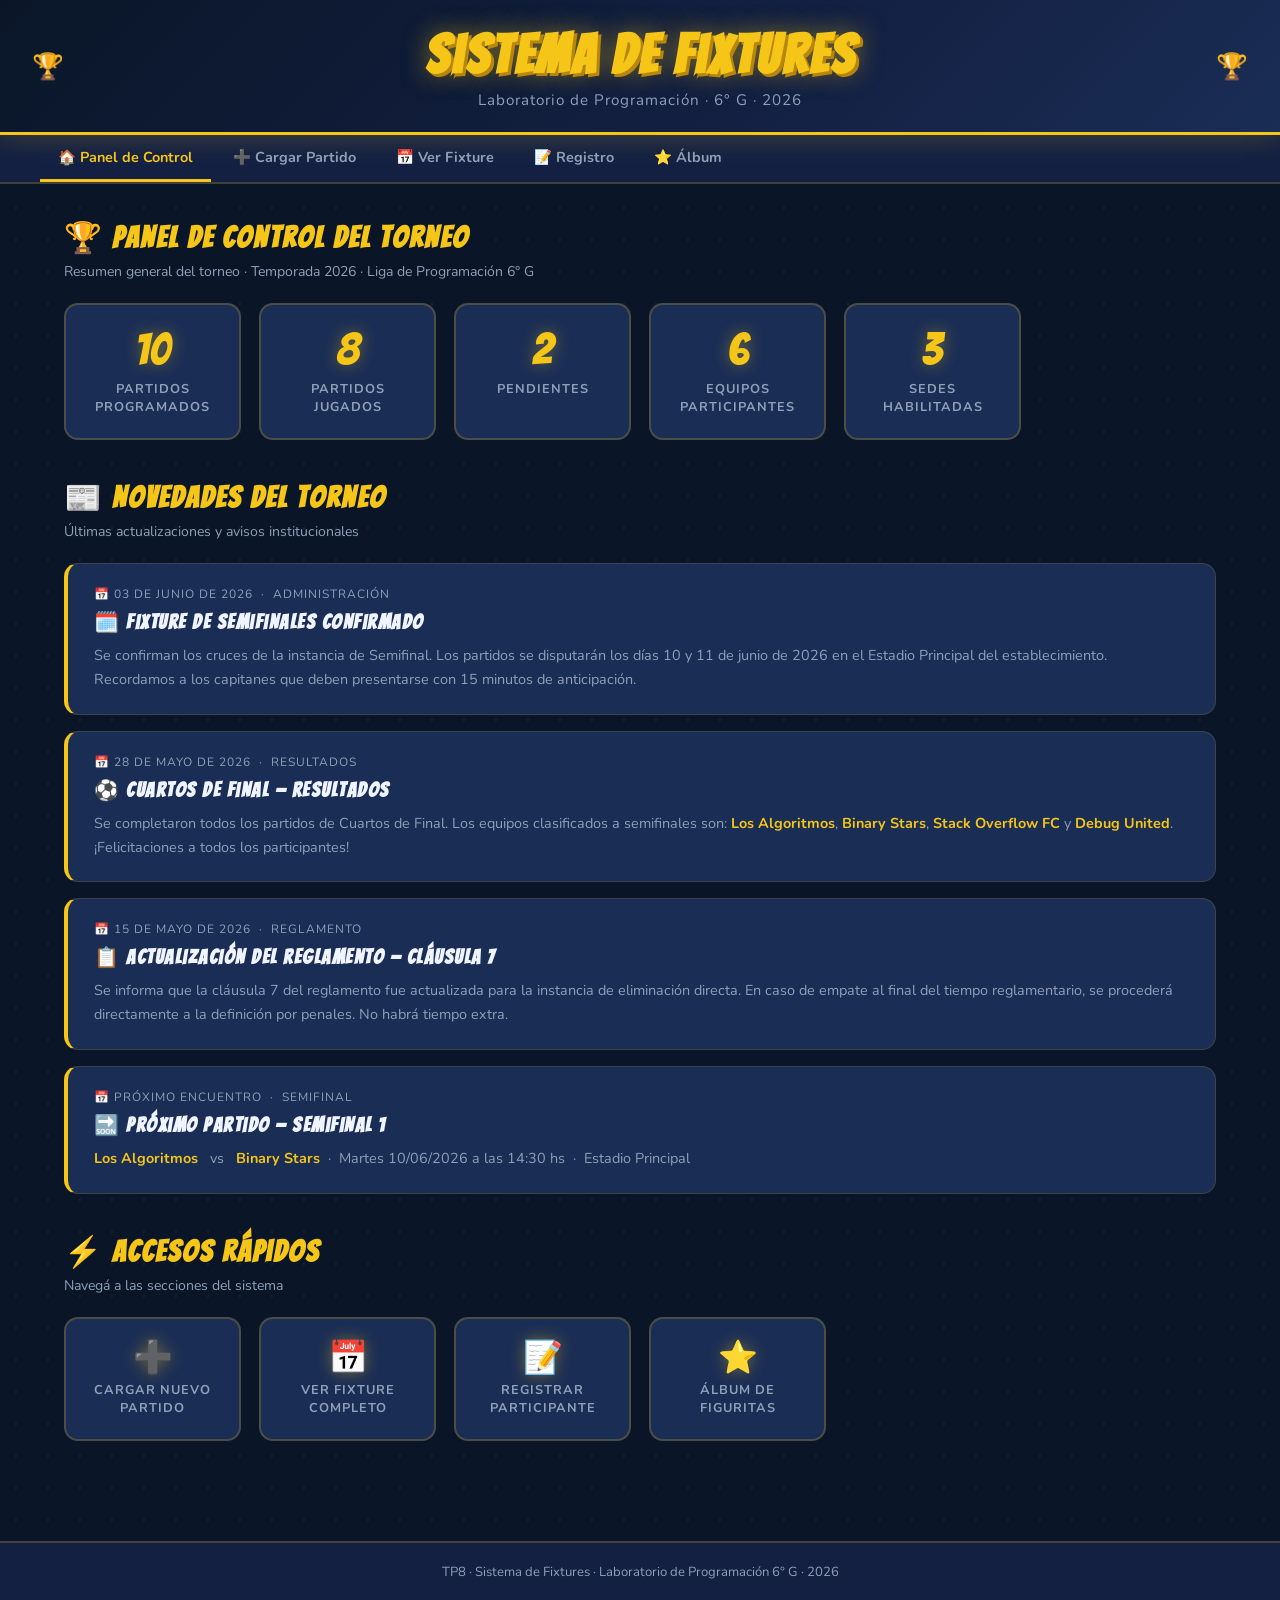
<file: index-tp8.html>
<!DOCTYPE html>
<html lang="es">
<head>
  <meta charset="UTF-8">
  <meta name="viewport" content="width=device-width, initial-scale=1.0">
  <title>Panel de Control — Sistema de Fixtures · TP8</title>
  <link rel="stylesheet" href="estilos.css">
</head>
<body>

<header>
  <h1>Sistema de Fixtures</h1>
  <p>Laboratorio de Programación &middot; 6° G &middot; 2026</p>
</header>

<nav>
  <a href="index-tp8.html" class="activo">🏠 Panel de Control</a>
  <a href="alta-fixture.html">➕ Cargar Partido</a>
  <a href="ver-fixture.html">📅 Ver Fixture</a>
  <a href="registro.html">📝 Registro</a>
  <a href="index.html">⭐ Álbum</a>
</nav>

<main>

  <!-- ── Stats ── -->
  <section>
    <h2 class="titulo-seccion">🏆 Panel de Control del Torneo</h2>
    <p class="subtitulo-seccion">Resumen general del torneo &middot; Temporada 2026 &middot; Liga de Programación 6° G</p>
    <div class="stats-grid">
      <div class="stat-card">
        <span class="stat-numero" id="stat-total">10</span>
        <span class="stat-label">Partidos Programados</span>
      </div>
      <div class="stat-card">
        <span class="stat-numero">8</span>
        <span class="stat-label">Partidos Jugados</span>
      </div>
      <div class="stat-card">
        <span class="stat-numero" id="stat-pend">2</span>
        <span class="stat-label">Pendientes</span>
      </div>
      <div class="stat-card">
        <span class="stat-numero">6</span>
        <span class="stat-label">Equipos Participantes</span>
      </div>
      <div class="stat-card">
        <span class="stat-numero">3</span>
        <span class="stat-label">Sedes Habilitadas</span>
      </div>
    </div>
  </section>

  <!-- ── Novedades ── -->
  <section>
    <h2 class="titulo-seccion">📰 Novedades del Torneo</h2>
    <p class="subtitulo-seccion">Últimas actualizaciones y avisos institucionales</p>

    <article>
      <div class="art-meta">📅 03 de junio de 2026 &nbsp;&middot;&nbsp; Administración</div>
      <h3>🗓️ Fixture de Semifinales Confirmado</h3>
      <p>Se confirman los cruces de la instancia de Semifinal. Los partidos se disputarán los días 10 y 11 de junio de 2026 en el Estadio Principal del establecimiento. Recordamos a los capitanes que deben presentarse con 15 minutos de anticipación.</p>
    </article>

    <article>
      <div class="art-meta">📅 28 de mayo de 2026 &nbsp;&middot;&nbsp; Resultados</div>
      <h3>⚽ Cuartos de Final — Resultados</h3>
      <p>Se completaron todos los partidos de Cuartos de Final. Los equipos clasificados a semifinales son: <strong style="color:var(--dorado)">Los Algoritmos</strong>, <strong style="color:var(--dorado)">Binary Stars</strong>, <strong style="color:var(--dorado)">Stack Overflow FC</strong> y <strong style="color:var(--dorado)">Debug United</strong>. ¡Felicitaciones a todos los participantes!</p>
    </article>

    <article>
      <div class="art-meta">📅 15 de mayo de 2026 &nbsp;&middot;&nbsp; Reglamento</div>
      <h3>📋 Actualización del Reglamento — Cláusula 7</h3>
      <p>Se informa que la cláusula 7 del reglamento fue actualizada para la instancia de eliminación directa. En caso de empate al final del tiempo reglamentario, se procederá directamente a la definición por penales. No habrá tiempo extra.</p>
    </article>

    <article>
      <div class="art-meta">📅 Próximo encuentro &nbsp;&middot;&nbsp; Semifinal</div>
      <h3>🔜 Próximo Partido — Semifinal 1</h3>
      <p>
        <strong style="color:var(--dorado)">Los Algoritmos</strong>
        <span style="color:var(--gris);margin:0 8px;">vs</span>
        <strong style="color:var(--dorado)">Binary Stars</strong>
        &nbsp;&middot;&nbsp; Martes 10/06/2026 a las 14:30 hs &nbsp;&middot;&nbsp; Estadio Principal
      </p>
    </article>

    <!-- Aviso dinámico: partidos cargados desde localStorage -->
    <article id="art-dinamico" style="display:none; border-left-color:#a78bfa;">
      <div class="art-meta">📅 Sistema &nbsp;&middot;&nbsp; Actualizaciones</div>
      <h3>📋 Partidos Nuevos en el Sistema</h3>
      <p id="txt-dinamico"></p>
    </article>
  </section>

  <!-- ── Accesos rápidos ── -->
  <section>
    <h2 class="titulo-seccion">⚡ Accesos Rápidos</h2>
    <p class="subtitulo-seccion">Navegá a las secciones del sistema</p>
    <div class="stats-grid">
      <a href="alta-fixture.html" style="text-decoration:none;">
        <div class="stat-card" style="cursor:pointer;">
          <span class="stat-numero" style="font-size:2rem;">➕</span>
          <span class="stat-label">Cargar Nuevo Partido</span>
        </div>
      </a>
      <a href="ver-fixture.html" style="text-decoration:none;">
        <div class="stat-card" style="cursor:pointer;">
          <span class="stat-numero" style="font-size:2rem;">📅</span>
          <span class="stat-label">Ver Fixture Completo</span>
        </div>
      </a>
      <a href="registro.html" style="text-decoration:none;">
        <div class="stat-card" style="cursor:pointer;">
          <span class="stat-numero" style="font-size:2rem;">📝</span>
          <span class="stat-label">Registrar Participante</span>
        </div>
      </a>
      <a href="index.html" style="text-decoration:none;">
        <div class="stat-card" style="cursor:pointer;">
          <span class="stat-numero" style="font-size:2rem;">⭐</span>
          <span class="stat-label">Álbum de Figuritas</span>
        </div>
      </a>
    </div>
  </section>

</main>

<footer>
  <p>TP8 &middot; Sistema de Fixtures &middot; Laboratorio de Programación 6° G &middot; 2026</p>
</footer>

<script>
  /* Actualizar stats con partidos guardados en localStorage */
  const guardados = JSON.parse(localStorage.getItem('fixtures_tp8') || '[]');

  if (guardados.length > 0) {
    const total = document.getElementById('stat-total');
    const pend  = document.getElementById('stat-pend');
    total.textContent = 10 + guardados.length;
    pend.textContent  = 2  + guardados.length;

    const art = document.getElementById('art-dinamico');
    const txt = document.getElementById('txt-dinamico');
    art.style.display = 'block';

    const NOMBRES = {
      algoritmos:'Los Algoritmos', binary:'Binary Stars',
      stack:'Stack Overflow FC',   debug:'Debug United',
      runtime:'Runtime Errors',    syntax:'Syntax FC'
    };
    const ultimos = guardados.slice(-3).reverse();
    txt.innerHTML = 'Se registraron <strong style="color:var(--dorado)">' + guardados.length +
      ' nuevo' + (guardados.length !== 1 ? 's' : '') + ' partido' + (guardados.length !== 1 ? 's' : '') +
      '</strong> en el sistema. ' +
      'Últimos registrados: ' +
      ultimos.map(function(p) {
        return '<strong>' + NOMBRES[p.local] + ' vs ' + NOMBRES[p.visitante] + '</strong> (' + p.fecha + ')';
      }).join(', ') + '.';
  }
</script>

</body>
</html>
</file>
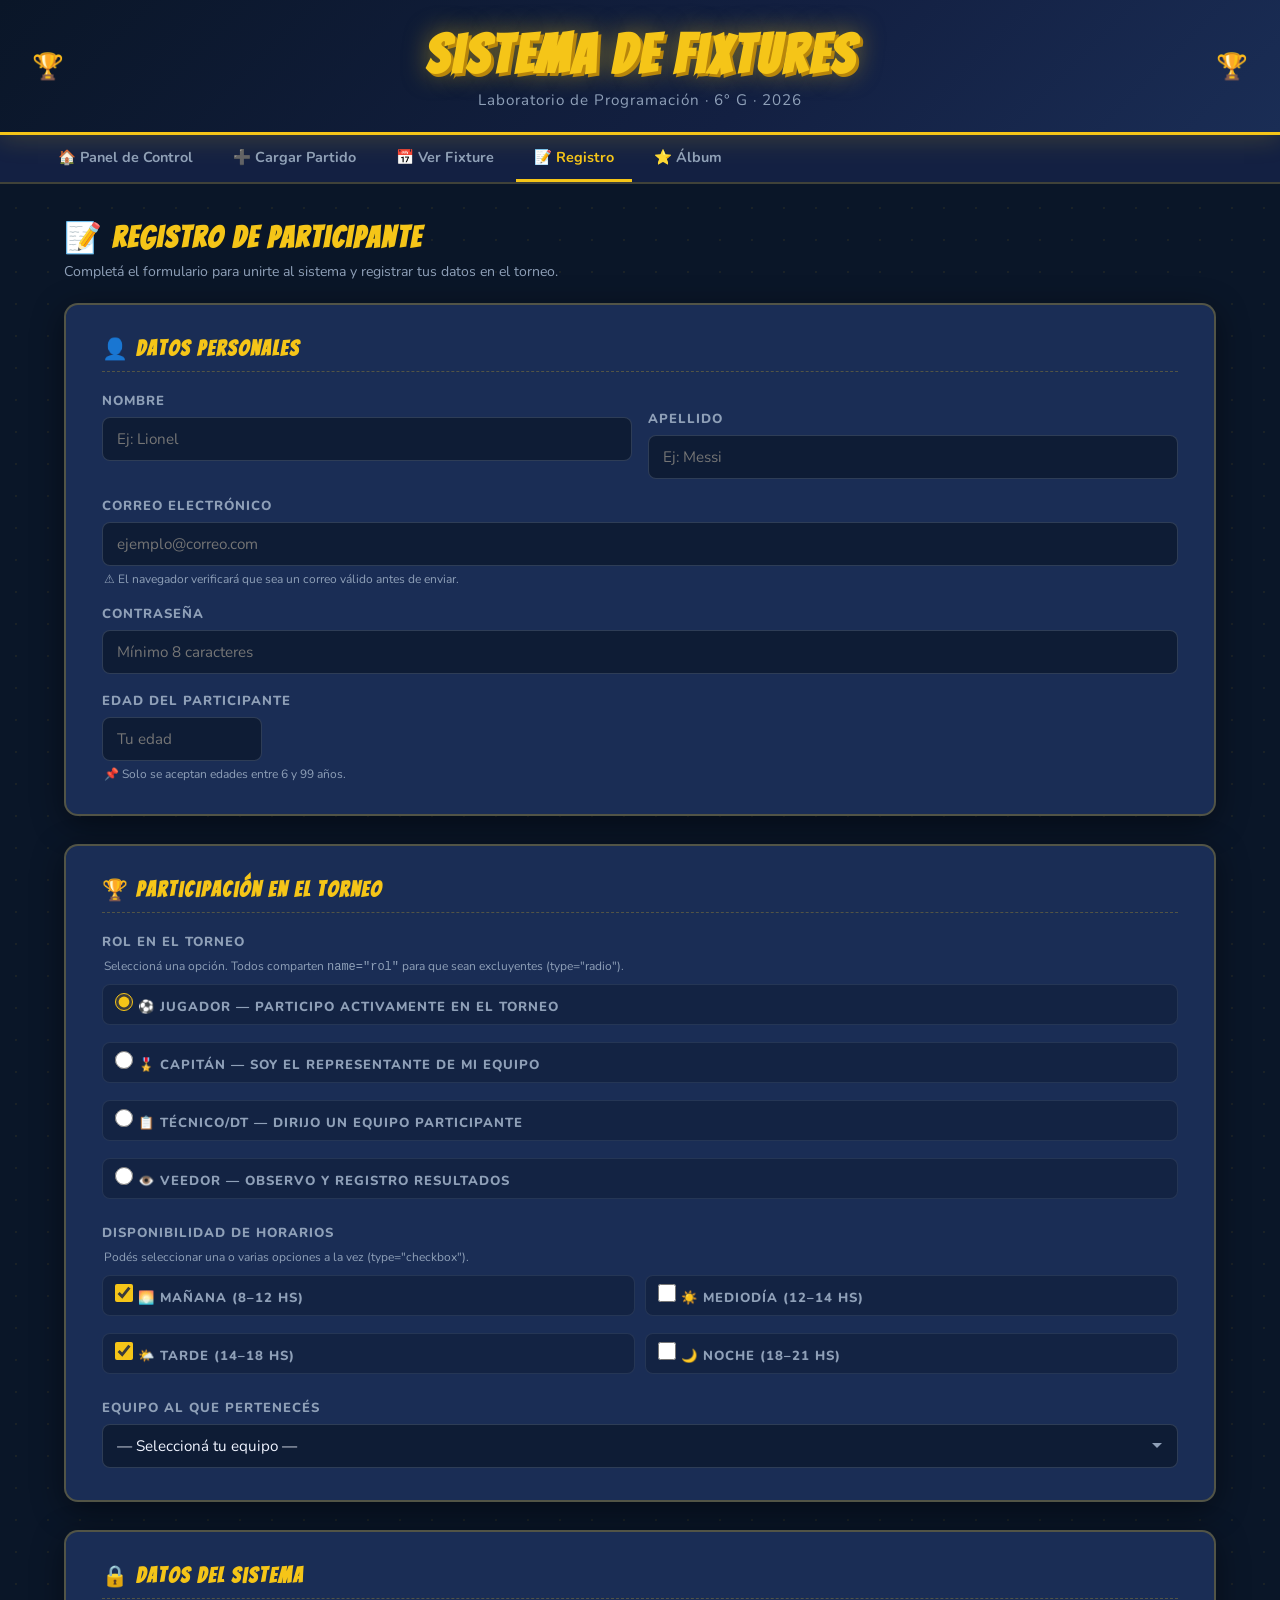
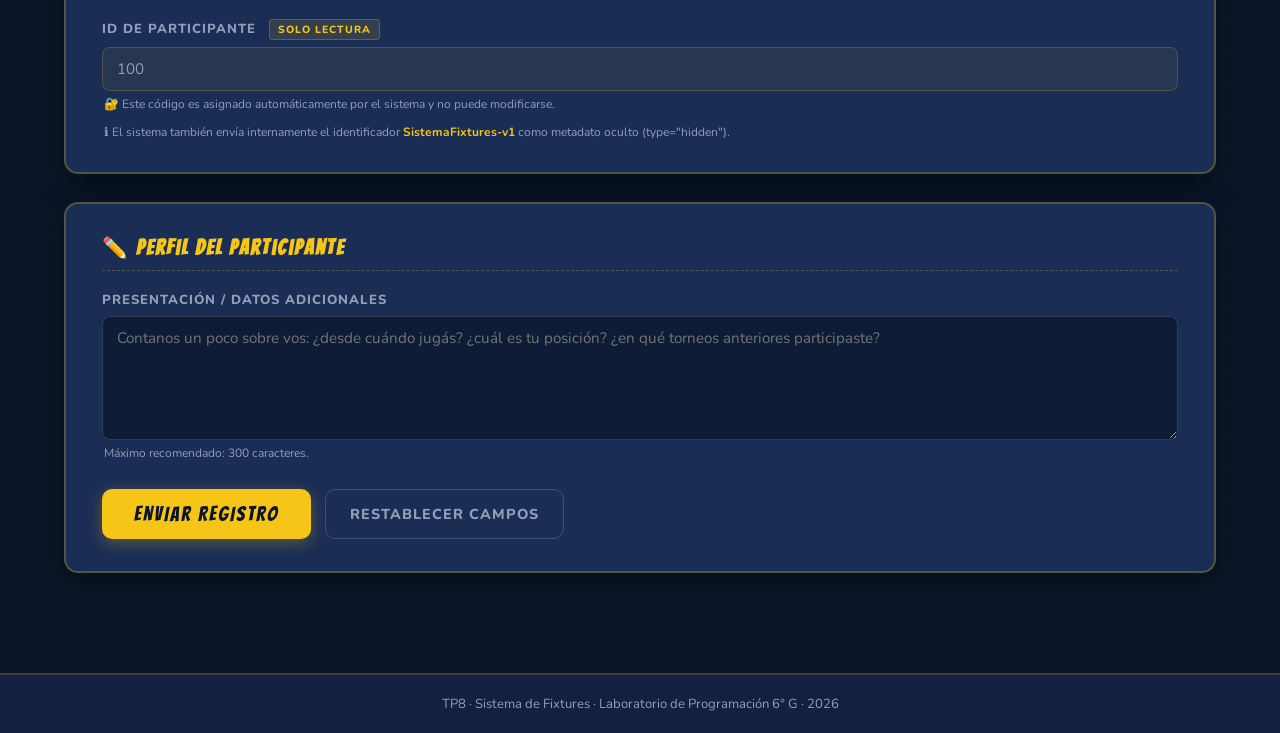
<file: registro.html>
<!DOCTYPE html>
<html lang="es">
<head>
  <meta charset="UTF-8">
  <meta name="viewport" content="width=device-width, initial-scale=1.0">
  <title>Registro — Sistema de Fixtures · TP8</title>
  <link rel="stylesheet" href="estilos.css">
</head>
<body>

<header>
  <h1>Sistema de Fixtures</h1>
  <p>Laboratorio de Programación &middot; 6° G &middot; 2026</p>
</header>

<nav>
  <a href="index-tp8.html">🏠 Panel de Control</a>
  <a href="alta-fixture.html">➕ Cargar Partido</a>
  <a href="ver-fixture.html">📅 Ver Fixture</a>
  <a href="registro.html" class="activo">📝 Registro</a>
  <a href="index.html">⭐ Álbum</a>
</nav>

<main>
  <section>
    <h2 class="titulo-seccion">📝 Registro de Participante</h2>
    <p class="subtitulo-seccion">Completá el formulario para unirte al sistema y registrar tus datos en el torneo.</p>

    <form id="form-registro" method="GET" action="#" autocomplete="off" novalidate>

      <!-- SECCIÓN 1: Datos Personales -->
      <div class="form-card">
        <h3>👤 Datos Personales</h3>

        <div class="form-fila">
          <div class="form-grupo">
            <label for="nombre">Nombre</label>
            <input class="form-input" type="text" id="nombre" name="nombre"
              placeholder="Ej: Lionel" required autocomplete="off">
          </div>
          <div class="form-grupo">
            <label for="apellido">Apellido</label>
            <input class="form-input" type="text" id="apellido" name="apellido"
              placeholder="Ej: Messi" required autocomplete="off">
          </div>
        </div>

        <div class="form-grupo">
          <label for="email">Correo Electrónico</label>
          <input class="form-input" type="email" id="email" name="email"
            placeholder="ejemplo@correo.com" required autocomplete="off">
          <p class="form-nota">⚠ El navegador verificará que sea un correo válido antes de enviar.</p>
        </div>

        <div class="form-grupo">
          <label for="contrasena">Contraseña</label>
          <input class="form-input" type="password" id="contrasena" name="contrasena"
            placeholder="Mínimo 8 caracteres" required autocomplete="new-password">
        </div>

        <div class="form-grupo">
          <label for="edad">Edad del Participante</label>
          <input class="form-input" type="number" id="edad" name="edad"
            placeholder="Tu edad" min="6" max="99" required style="max-width:160px;">
          <p class="form-nota">📌 Solo se aceptan edades entre 6 y 99 años.</p>
        </div>
      </div>

      <!-- SECCIÓN 2: Participación en el Torneo -->
      <div class="form-card">
        <h3>🏆 Participación en el Torneo</h3>

        <div class="form-grupo">
          <label>Rol en el Torneo</label>
          <p class="form-nota" style="margin-bottom:10px;">Seleccioná una opción. Todos comparten <code>name="rol"</code> para que sean excluyentes (type="radio").</p>
          <div class="opciones-grupo">
            <label class="opcion-item" for="rol-jugador">
              <input type="radio" id="rol-jugador" name="rol" value="jugador" checked>
              ⚽ Jugador — Participo activamente en el torneo
            </label>
            <label class="opcion-item" for="rol-capitan">
              <input type="radio" id="rol-capitan" name="rol" value="capitan">
              🎖️ Capitán — Soy el representante de mi equipo
            </label>
            <label class="opcion-item" for="rol-tecnico">
              <input type="radio" id="rol-tecnico" name="rol" value="tecnico">
              📋 Técnico/DT — Dirijo un equipo participante
            </label>
            <label class="opcion-item" for="rol-veedor">
              <input type="radio" id="rol-veedor" name="rol" value="veedor">
              👁️ Veedor — Observo y registro resultados
            </label>
          </div>
        </div>

        <div class="form-grupo">
          <label>Disponibilidad de Horarios</label>
          <p class="form-nota" style="margin-bottom:10px;">Podés seleccionar una o varias opciones a la vez (type="checkbox").</p>
          <div class="opciones-grid">
            <label class="opcion-item" for="horario-manana">
              <input type="checkbox" id="horario-manana"  name="horarios" value="manana" checked>
              🌅 Mañana (8–12 hs)
            </label>
            <label class="opcion-item" for="horario-mediodia">
              <input type="checkbox" id="horario-mediodia" name="horarios" value="mediodia">
              ☀️ Mediodía (12–14 hs)
            </label>
            <label class="opcion-item" for="horario-tarde">
              <input type="checkbox" id="horario-tarde"   name="horarios" value="tarde" checked>
              🌤️ Tarde (14–18 hs)
            </label>
            <label class="opcion-item" for="horario-noche">
              <input type="checkbox" id="horario-noche"   name="horarios" value="noche">
              🌙 Noche (18–21 hs)
            </label>
          </div>
        </div>

        <div class="form-grupo">
          <label for="equipo-registro">Equipo al que Pertenecés</label>
          <select class="form-select" id="equipo-registro" name="equipo_registro" required>
            <option value="" disabled selected>— Seleccioná tu equipo —</option>
            <option value="algoritmos">Los Algoritmos</option>
            <option value="binary">Binary Stars</option>
            <option value="stack">Stack Overflow FC</option>
            <option value="debug">Debug United</option>
            <option value="runtime">Runtime Errors</option>
            <option value="syntax">Syntax FC</option>
          </select>
        </div>
      </div>

      <!-- SECCIÓN 3: Datos del Sistema -->
      <div class="form-card">
        <h3>🔒 Datos del Sistema</h3>

        <div class="form-grupo">
          <label for="id-sesion">
            ID de Participante
            <span class="badge-readonly">SOLO LECTURA</span>
          </label>
          <input class="form-input" type="text" id="id-sesion" name="id_sesion"
            value="100" readonly>
          <p class="form-nota">🔐 Este código es asignado automáticamente por el sistema y no puede modificarse.</p>
        </div>

        <!-- Campo hidden — metadato del sistema -->
        <input type="hidden" id="sistema" name="sistema" value="SistemaFixtures-v1">
        <p class="form-nota" style="margin-top:12px;">
          ℹ El sistema también envía internamente el identificador
          <strong style="color:var(--dorado);">SistemaFixtures-v1</strong>
          como metadato oculto (type="hidden").
        </p>
      </div>

      <!-- SECCIÓN 4: Perfil -->
      <div class="form-card">
        <h3>✏️ Perfil del Participante</h3>

        <div class="form-grupo">
          <label for="perfil-texto">Presentación / Datos adicionales</label>
          <textarea class="form-textarea" id="perfil-texto" name="perfil"
            placeholder="Contanos un poco sobre vos: ¿desde cuándo jugás? ¿cuál es tu posición? ¿en qué torneos anteriores participaste?"
            rows="5"></textarea>
          <p class="form-nota">Máximo recomendado: 300 caracteres.</p>
        </div>

        <div class="form-botones">
          <input class="btn-submit" type="submit" value="ENVIAR REGISTRO">
          <input class="btn-reset"  type="reset"  value="RESTABLECER CAMPOS">
        </div>

        <div id="mensaje-confirmacion" style="display:none;"></div>
      </div>

    </form>
  </section>
</main>

<footer>
  <p>TP8 &middot; Sistema de Fixtures &middot; Laboratorio de Programación 6° G &middot; 2026</p>
</footer>

<script>
  const form    = document.getElementById('form-registro');
  const mensaje = document.getElementById('mensaje-confirmacion');

  /* Estilos inline del mensaje para garantizar visibilidad */
  mensaje.style.background    = 'rgba(46,204,113,0.12)';
  mensaje.style.border        = '1px solid #2ecc71';
  mensaje.style.borderRadius  = '10px';
  mensaje.style.padding       = '18px 24px';
  mensaje.style.marginTop     = '20px';
  mensaje.style.color         = '#2ecc71';
  mensaje.style.fontWeight    = '700';
  mensaje.style.textAlign     = 'center';
  mensaje.style.fontSize      = '1rem';

  form.addEventListener('submit', function(e) {
    e.preventDefault();

    const nombre     = document.getElementById('nombre').value.trim();
    const apellido   = document.getElementById('apellido').value.trim();
    const email      = document.getElementById('email').value.trim();
    const contrasena = document.getElementById('contrasena').value;
    const edad       = parseInt(document.getElementById('edad').value);
    const equipo     = document.getElementById('equipo-registro').value;

    if (!nombre || !apellido) { alert('⚠ Por favor completá tu Nombre y Apellido.'); return; }
    if (!email || !email.includes('@')) { alert('⚠ El correo electrónico no es válido.'); return; }
    if (!contrasena || contrasena.length < 8) { alert('⚠ La contraseña debe tener al menos 8 caracteres.'); return; }
    if (isNaN(edad) || edad < 6 || edad > 99) { alert('⚠ La edad debe estar entre 6 y 99 años.'); return; }
    if (!equipo) { alert('⚠ Seleccioná el equipo al que pertenecés.'); return; }

    const equipoNombres = {
      algoritmos:'Los Algoritmos', binary:'Binary Stars',
      stack:'Stack Overflow FC',   debug:'Debug United',
      runtime:'Runtime Errors',    syntax:'Syntax FC'
    };

    mensaje.style.display = 'block';
    mensaje.innerHTML =
      '✅ ¡Registro exitoso!<br>' +
      'Bienvenido, <strong>' + nombre + ' ' + apellido + '</strong>.<br>' +
      'Equipo: <strong>' + equipoNombres[equipo] + '</strong> &middot; ID: 100';

    mensaje.scrollIntoView({ behavior: 'smooth', block: 'center' });
  });

  form.addEventListener('reset', function() {
    mensaje.style.display = 'none';
  });
</script>

</body>
</html>
</file>
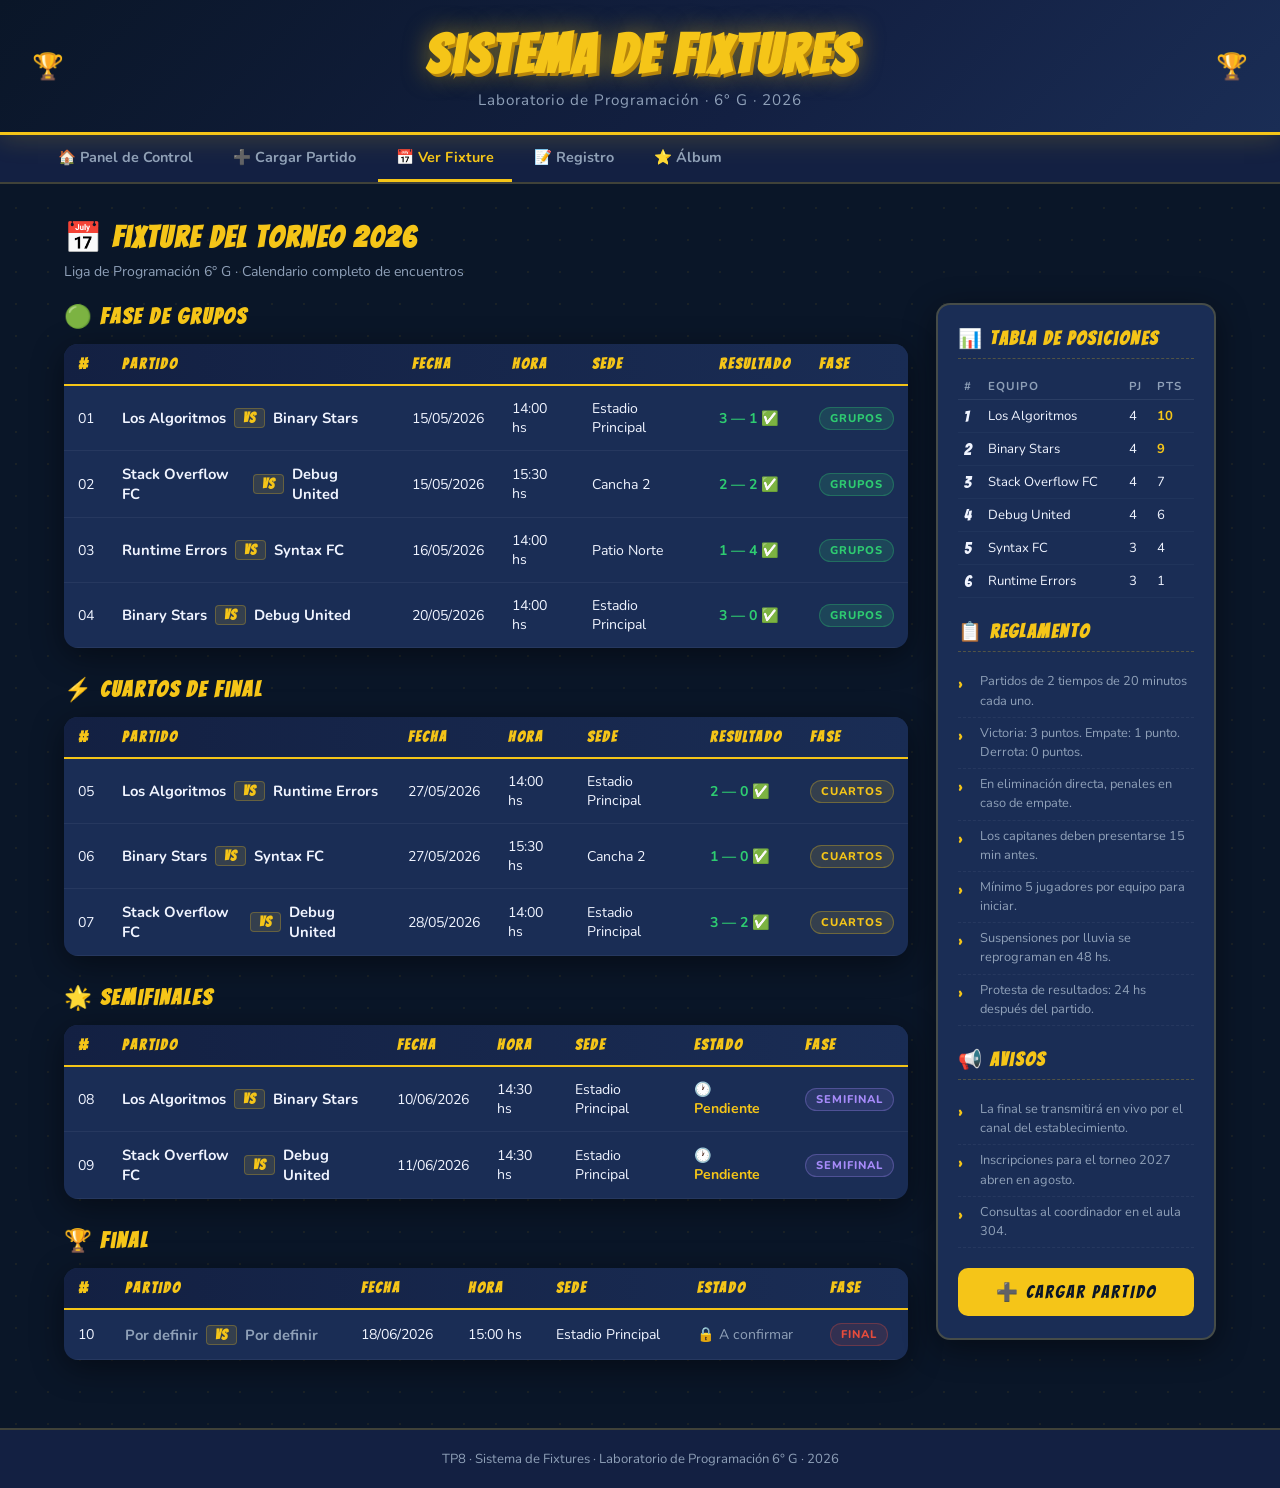
<file: ver-fixture.html>
<!DOCTYPE html>
<html lang="es">
<head>
  <meta charset="UTF-8">
  <meta name="viewport" content="width=device-width, initial-scale=1.0">
  <title>Ver Fixture — Sistema de Fixtures · TP8</title>
  <link rel="stylesheet" href="estilos.css">
</head>
<body>

<header>
  <h1>Sistema de Fixtures</h1>
  <p>Laboratorio de Programación &middot; 6° G &middot; 2026</p>
</header>

<nav>
  <a href="index-tp8.html">🏠 Panel de Control</a>
  <a href="alta-fixture.html">➕ Cargar Partido</a>
  <a href="ver-fixture.html" class="activo">📅 Ver Fixture</a>
  <a href="registro.html">📝 Registro</a>
  <a href="index.html">⭐ Álbum</a>
</nav>

<main>
  <h2 class="titulo-seccion">📅 Fixture del Torneo 2026</h2>
  <p class="subtitulo-seccion">Liga de Programación 6° G &middot; Calendario completo de encuentros</p>

  <div class="layout-con-aside">

    <!-- ══ ZONA PRINCIPAL ══ -->
    <div>

      <!-- Fase de Grupos -->
      <section>
        <h3 class="titulo-seccion" style="font-size:1.4rem;margin-bottom:14px;">🟢 Fase de Grupos</h3>
        <table class="tabla-fixture">
          <thead><tr><th>#</th><th>Partido</th><th>Fecha</th><th>Hora</th><th>Sede</th><th>Resultado</th><th>Fase</th></tr></thead>
          <tbody id="tbody-grupos">
            <tr><td>01</td><td><div class="td-partido">Los Algoritmos <span class="td-vs">vs</span> Binary Stars</div></td><td>15/05/2026</td><td>14:00 hs</td><td>Estadio Principal</td><td style="color:var(--verde);font-weight:700;">3 — 1 ✅</td><td><span class="badge-fase badge-grupos">Grupos</span></td></tr>
            <tr><td>02</td><td><div class="td-partido">Stack Overflow FC <span class="td-vs">vs</span> Debug United</div></td><td>15/05/2026</td><td>15:30 hs</td><td>Cancha 2</td><td style="color:var(--verde);font-weight:700;">2 — 2 ✅</td><td><span class="badge-fase badge-grupos">Grupos</span></td></tr>
            <tr><td>03</td><td><div class="td-partido">Runtime Errors <span class="td-vs">vs</span> Syntax FC</div></td><td>16/05/2026</td><td>14:00 hs</td><td>Patio Norte</td><td style="color:var(--verde);font-weight:700;">1 — 4 ✅</td><td><span class="badge-fase badge-grupos">Grupos</span></td></tr>
            <tr><td>04</td><td><div class="td-partido">Binary Stars <span class="td-vs">vs</span> Debug United</div></td><td>20/05/2026</td><td>14:00 hs</td><td>Estadio Principal</td><td style="color:var(--verde);font-weight:700;">3 — 0 ✅</td><td><span class="badge-fase badge-grupos">Grupos</span></td></tr>
          </tbody>
        </table>
      </section>

      <!-- Cuartos de Final -->
      <section style="margin-top:28px;">
        <h3 class="titulo-seccion" style="font-size:1.4rem;margin-bottom:14px;">⚡ Cuartos de Final</h3>
        <table class="tabla-fixture">
          <thead><tr><th>#</th><th>Partido</th><th>Fecha</th><th>Hora</th><th>Sede</th><th>Resultado</th><th>Fase</th></tr></thead>
          <tbody id="tbody-cuartos">
            <tr><td>05</td><td><div class="td-partido">Los Algoritmos <span class="td-vs">vs</span> Runtime Errors</div></td><td>27/05/2026</td><td>14:00 hs</td><td>Estadio Principal</td><td style="color:var(--verde);font-weight:700;">2 — 0 ✅</td><td><span class="badge-fase badge-cuartos">Cuartos</span></td></tr>
            <tr><td>06</td><td><div class="td-partido">Binary Stars <span class="td-vs">vs</span> Syntax FC</div></td><td>27/05/2026</td><td>15:30 hs</td><td>Cancha 2</td><td style="color:var(--verde);font-weight:700;">1 — 0 ✅</td><td><span class="badge-fase badge-cuartos">Cuartos</span></td></tr>
            <tr><td>07</td><td><div class="td-partido">Stack Overflow FC <span class="td-vs">vs</span> Debug United</div></td><td>28/05/2026</td><td>14:00 hs</td><td>Estadio Principal</td><td style="color:var(--verde);font-weight:700;">3 — 2 ✅</td><td><span class="badge-fase badge-cuartos">Cuartos</span></td></tr>
          </tbody>
        </table>
      </section>

      <!-- Semifinales -->
      <section style="margin-top:28px;">
        <h3 class="titulo-seccion" style="font-size:1.4rem;margin-bottom:14px;">🌟 Semifinales</h3>
        <table class="tabla-fixture">
          <thead><tr><th>#</th><th>Partido</th><th>Fecha</th><th>Hora</th><th>Sede</th><th>Estado</th><th>Fase</th></tr></thead>
          <tbody id="tbody-semifinal">
            <tr><td>08</td><td><div class="td-partido">Los Algoritmos <span class="td-vs">vs</span> Binary Stars</div></td><td>10/06/2026</td><td>14:30 hs</td><td>Estadio Principal</td><td style="color:var(--dorado);font-weight:700;">🕐 Pendiente</td><td><span class="badge-fase badge-semi">Semifinal</span></td></tr>
            <tr><td>09</td><td><div class="td-partido">Stack Overflow FC <span class="td-vs">vs</span> Debug United</div></td><td>11/06/2026</td><td>14:30 hs</td><td>Estadio Principal</td><td style="color:var(--dorado);font-weight:700;">🕐 Pendiente</td><td><span class="badge-fase badge-semi">Semifinal</span></td></tr>
          </tbody>
        </table>
      </section>

      <!-- Final -->
      <section style="margin-top:28px;">
        <h3 class="titulo-seccion" style="font-size:1.4rem;margin-bottom:14px;">🏆 Final</h3>
        <table class="tabla-fixture">
          <thead><tr><th>#</th><th>Partido</th><th>Fecha</th><th>Hora</th><th>Sede</th><th>Estado</th><th>Fase</th></tr></thead>
          <tbody id="tbody-final">
            <tr><td>10</td><td><div class="td-partido"><span style="color:var(--gris);">Por definir</span><span class="td-vs">vs</span><span style="color:var(--gris);">Por definir</span></div></td><td>18/06/2026</td><td>15:00 hs</td><td>Estadio Principal</td><td style="color:var(--gris);">🔒 A confirmar</td><td><span class="badge-fase badge-final">Final</span></td></tr>
          </tbody>
        </table>
      </section>

      <!-- Partidos cargados por el usuario -->
      <section id="seccion-usuario" style="margin-top:28px; display:none;">
        <h3 class="titulo-seccion" style="font-size:1.4rem;margin-bottom:14px;">📋 Partidos Cargados por el Sistema</h3>
        <table class="tabla-fixture">
          <thead><tr><th>#</th><th>Partido</th><th>Fecha</th><th>Hora</th><th>Sede</th><th>Árbitro</th><th>Estado</th><th>Fase</th><th></th></tr></thead>
          <tbody id="tbody-usuario"></tbody>
        </table>
      </section>

    </div>

    <!-- ══ ASIDE ══ -->
    <aside>
      <h3>📊 Tabla de Posiciones</h3>
      <table class="tabla-pos">
        <thead><tr><th>#</th><th>Equipo</th><th>PJ</th><th>PTS</th></tr></thead>
        <tbody>
          <tr><td class="pos-num">1</td><td>Los Algoritmos</td><td>4</td><td style="color:var(--dorado);font-weight:700;">10</td></tr>
          <tr><td class="pos-num">2</td><td>Binary Stars</td><td>4</td><td style="color:var(--dorado);font-weight:700;">9</td></tr>
          <tr><td class="pos-num">3</td><td>Stack Overflow FC</td><td>4</td><td>7</td></tr>
          <tr><td class="pos-num">4</td><td>Debug United</td><td>4</td><td>6</td></tr>
          <tr><td class="pos-num">5</td><td>Syntax FC</td><td>3</td><td>4</td></tr>
          <tr><td class="pos-num">6</td><td>Runtime Errors</td><td>3</td><td>1</td></tr>
        </tbody>
      </table>

      <h3 style="margin-top:22px;">📋 Reglamento</h3>
      <ul class="reglamento-lista">
        <li>Partidos de 2 tiempos de 20 minutos cada uno.</li>
        <li>Victoria: 3 puntos. Empate: 1 punto. Derrota: 0 puntos.</li>
        <li>En eliminación directa, penales en caso de empate.</li>
        <li>Los capitanes deben presentarse 15 min antes.</li>
        <li>Mínimo 5 jugadores por equipo para iniciar.</li>
        <li>Suspensiones por lluvia se reprograman en 48 hs.</li>
        <li>Protesta de resultados: 24 hs después del partido.</li>
      </ul>

      <h3 style="margin-top:22px;">📢 Avisos</h3>
      <ul class="reglamento-lista">
        <li>La final se transmitirá en vivo por el canal del establecimiento.</li>
        <li>Inscripciones para el torneo 2027 abren en agosto.</li>
        <li>Consultas al coordinador en el aula 304.</li>
      </ul>

      <!-- Resumen de cargados -->
      <div id="resumen-cargados" style="display:none; margin-top:20px; padding:14px; background:rgba(245,197,24,0.08); border:1px solid rgba(245,197,24,0.25); border-radius:10px;">
        <p style="font-family:'Bangers',cursive;font-size:1rem;letter-spacing:2px;color:var(--dorado);margin-bottom:6px;">CARGADOS POR EL SISTEMA</p>
        <p id="txt-resumen" style="font-size:0.82rem;color:var(--gris);"></p>
      </div>

      <a href="alta-fixture.html" style="text-decoration:none;display:block;margin-top:20px;">
        <div style="text-align:center;padding:14px;background:var(--dorado);color:var(--azul);font-family:'Bangers',cursive;font-size:1.1rem;letter-spacing:2px;border-radius:10px;cursor:pointer;text-transform:uppercase;transition:background 0.2s;"
          onmouseover="this.style.background='#ffe047'" onmouseout="this.style.background='var(--dorado)'">
          ➕ Cargar Partido
        </div>
      </a>
    </aside>

  </div>
</main>

<footer>
  <p>TP8 &middot; Sistema de Fixtures &middot; Laboratorio de Programación 6° G &middot; 2026</p>
</footer>

<script>
  const NOMBRES = {
    algoritmos:'Los Algoritmos', binary:'Binary Stars',
    stack:'Stack Overflow FC',   debug:'Debug United',
    runtime:'Runtime Errors',    syntax:'Syntax FC'
  };
  const FASES = {
    grupos:'Fase de Grupos', cuartos:'Cuartos de Final',
    semifinal:'Semifinal',   final:'Final'
  };
  const BADGE = {
    grupos:'badge-grupos', cuartos:'badge-cuartos',
    semifinal:'badge-semi', final:'badge-final'
  };
  const LABEL = {
    grupos:'Grupos', cuartos:'Cuartos',
    semifinal:'Semifinal', final:'Final'
  };

  function eliminarPartido(id) {
    if (!confirm('¿Eliminar este partido del fixture?')) return;
    const guardados = JSON.parse(localStorage.getItem('fixtures_tp8') || '[]');
    const nuevos = guardados.filter(p => p.id !== id);
    localStorage.setItem('fixtures_tp8', JSON.stringify(nuevos));
    cargarDesdeStorage();
  }

  function cargarDesdeStorage() {
    const guardados = JSON.parse(localStorage.getItem('fixtures_tp8') || '[]');
    const tbody     = document.getElementById('tbody-usuario');
    const seccion   = document.getElementById('seccion-usuario');
    const resumen   = document.getElementById('resumen-cargados');
    const txtRes    = document.getElementById('txt-resumen');

    tbody.innerHTML = '';

    if (guardados.length === 0) {
      seccion.style.display = 'none';
      resumen.style.display = 'none';
      return;
    }

    seccion.style.display = 'block';
    resumen.style.display = 'block';
    txtRes.textContent    = guardados.length + ' partido' + (guardados.length !== 1 ? 's' : '') + ' registrado' + (guardados.length !== 1 ? 's' : '') + ' en el sistema.';

    /* Numerar continuando desde los predefinidos (10 fijos) */
    guardados.forEach(function(p, i) {
      const num = String(i + 11).padStart(2, '0');
      const tr  = document.createElement('tr');
      tr.innerHTML =
        '<td>' + num + '</td>' +
        '<td><div class="td-partido">' + NOMBRES[p.local] + ' <span class="td-vs">vs</span> ' + NOMBRES[p.visitante] + '</div></td>' +
        '<td>' + p.fecha + '</td>' +
        '<td>' + p.hora + '</td>' +
        '<td>' + p.sede + '</td>' +
        '<td style="color:var(--gris);font-size:0.8rem;">' + p.arbitro + '</td>' +
        '<td style="color:var(--dorado);font-weight:700;">' + p.resultado + '</td>' +
        '<td><span class="badge-fase ' + BADGE[p.instancia] + '">' + LABEL[p.instancia] + '</span></td>' +
        '<td><button onclick="eliminarPartido(' + p.id + ')" style="background:rgba(231,76,60,0.15);color:var(--rojo);border:1px solid rgba(231,76,60,0.3);border-radius:6px;padding:4px 10px;cursor:pointer;font-size:0.75rem;font-weight:700;">✕ Quitar</button></td>';
      tbody.appendChild(tr);
    });
  }

  /* Cargar al abrir la página */
  cargarDesdeStorage();
</script>

</body>
</html>
</file>
<file: estilos.css>
/* =====================================================
   TP6 — Mi Álbum Web de Coleccionables
   Laboratorio de Programación - 6° G - 2026
   ===================================================== */

@import url('https://fonts.googleapis.com/css2?family=Bangers&family=Nunito:wght@400;600;700;800&display=swap');

/* ── VARIABLES ── */
:root {
  --dorado:       #f5c518;
  --dorado-claro: #fff4b2;
  --azul:         #0a1628;
  --azul-medio:   #132042;
  --azul-card:    #1a2d55;
  --verde:        #2ecc71;
  --rojo:         #e74c3c;
  --gris:         #8fa0b8;
  --blanco:       #f0f4ff;
  --sombra:       0 8px 32px rgba(0,0,0,0.45);
  --radio:        14px;
}

/* ── RESET ── */
* { box-sizing: border-box; margin: 0; padding: 0; }

body {
  font-family: 'Nunito', sans-serif;
  background-color: var(--azul);
  color: var(--blanco);
  min-height: 100vh;

  /* Patrón de fondo con puntos dorados */
  background-image:
    radial-gradient(circle, rgba(245,197,24,0.07) 1px, transparent 1px);
  background-size: 32px 32px;
}

/* ══════════════════════════════════════
   HEADER
   ══════════════════════════════════════ */
#header {
  background: linear-gradient(135deg, #0a1628 0%, #132042 60%, #1a2d55 100%);
  border-bottom: 3px solid var(--dorado);
  padding: 28px 40px 22px;
  text-align: center;
  position: relative;
  box-shadow: 0 4px 24px rgba(245,197,24,0.18);
}

#header h1 {
  font-family: 'Bangers', cursive;
  font-size: 3.4rem;
  letter-spacing: 3px;
  color: var(--dorado);
  text-shadow: 3px 3px 0 #b8860b, 0 0 24px rgba(245,197,24,0.5);
  line-height: 1;
  margin-bottom: 8px;
}

#header p {
  color: var(--gris);
  font-size: 0.95rem;
  letter-spacing: 1px;
}

/* Estrellitas decorativas */
#header::before,
#header::after {
  content: "⭐";
  font-size: 1.6rem;
  position: absolute;
  top: 50%;
  transform: translateY(-50%);
}
#header::before { left: 32px; }
#header::after  { right: 32px; }

/* ══════════════════════════════════════
   NAV
   ══════════════════════════════════════ */
nav {
  background: var(--azul-medio);
  border-bottom: 2px solid rgba(245,197,24,0.2);
  padding: 0 40px;
  display: flex;
  gap: 4px;
}

nav a {
  color: var(--gris);
  text-decoration: none;
  padding: 12px 18px;
  font-weight: 700;
  font-size: 0.9rem;
  border-bottom: 3px solid transparent;
  transition: color 0.2s, border-color 0.2s;
  display: inline-block;
}

nav a:hover, nav a.activo {
  color: var(--dorado);
  border-bottom-color: var(--dorado);
}

/* ══════════════════════════════════════
   MAIN LAYOUT
   ══════════════════════════════════════ */
#contenido-principal {
  max-width: 1200px;
  margin: 0 auto;
  padding: 36px 24px 60px;
  display: grid;
  grid-template-columns: 280px 1fr;
  gap: 28px;
  align-items: start;
}

/* ══════════════════════════════════════
   SIDEBAR IZQUIERDO
   ══════════════════════════════════════ */
#sidebar {
  display: flex;
  flex-direction: column;
  gap: 20px;
}

/* ── Sección de sobres ── */
#seccion-sobres {
  background: var(--azul-card);
  border: 2px solid var(--dorado);
  border-radius: var(--radio);
  padding: 20px;
  box-shadow: var(--sombra);
}

#seccion-sobres h2 {
  font-family: 'Bangers', cursive;
  font-size: 1.5rem;
  color: var(--dorado);
  letter-spacing: 2px;
  margin-bottom: 16px;
  text-align: center;
  border-bottom: 1px dashed rgba(245,197,24,0.3);
  padding-bottom: 10px;
}

/* Tipos de sobres — tarjetitas */
.sobre-item {
  display: flex;
  align-items: center;
  gap: 12px;
  background: rgba(10,22,40,0.6);
  border: 1px solid rgba(245,197,24,0.2);
  border-radius: 10px;
  padding: 12px 14px;
  margin-bottom: 10px;
  transition: border-color 0.2s, transform 0.2s;
  cursor: pointer;
}

.sobre-item:hover {
  border-color: var(--dorado);
  transform: translateX(4px);
}

.sobre-icono { font-size: 2rem; }

.sobre-info .sobre-nombre {
  font-weight: 800;
  font-size: 0.95rem;
  color: var(--blanco);
}

.sobre-info .sobre-cantidad {
  font-size: 0.8rem;
  color: var(--gris);
}

/* ── Botón ¡Pegar Figurita! — Req. TP6 ── */
/*
  display: inline-block + padding + background
  Cambia color y tamaño de fuente en :hover
*/
.btn-pegar {
  display: inline-block;          /* Req. TP6: display inline-block */
  width: 100%;
  text-align: center;
  padding: 14px 20px;
  background: var(--dorado);
  color: var(--azul);
  font-family: 'Bangers', cursive;
  font-size: 1.3rem;              /* tamaño base */
  letter-spacing: 2px;
  border-radius: 10px;
  text-decoration: none;
  font-weight: 700;
  border: none;
  cursor: pointer;
  transition: background 0.2s, font-size 0.2s, box-shadow 0.2s, transform 0.2s;
  box-shadow: 0 4px 16px rgba(245,197,24,0.3);
  margin-top: 4px;
}

/* Req. TP6: :hover cambia color Y tamaño de fuente */
.btn-pegar:hover {
  background: #ffe047;
  font-size: 1.55rem;             /* sube el tamaño en hover */
  box-shadow: 0 6px 24px rgba(245,197,24,0.55);
  transform: scale(1.03);
  color: #3a2000;
}

/* ── Índice ordenado ── */
#seccion-indice {
  background: var(--azul-card);
  border: 2px solid rgba(245,197,24,0.3);
  border-radius: var(--radio);
  padding: 20px;
  box-shadow: var(--sombra);
}

#seccion-indice h2 {
  font-family: 'Bangers', cursive;
  font-size: 1.4rem;
  color: var(--dorado);
  letter-spacing: 2px;
  margin-bottom: 14px;
  text-align: center;
}

/* Req. TP6: Lista ordenada <ol> */
#indice-figuritas {
  list-style: none;
  counter-reset: indice;
  padding: 0;
}

#indice-figuritas li {
  counter-increment: indice;
  display: flex;
  align-items: center;
  gap: 10px;
  padding: 7px 8px;
  border-radius: 8px;
  font-size: 0.88rem;
  color: var(--gris);
  transition: background 0.15s, color 0.15s;
  cursor: default;
}

#indice-figuritas li:hover {
  background: rgba(245,197,24,0.08);
  color: var(--blanco);
}

#indice-figuritas li::before {
  content: counter(indice, decimal-leading-zero);
  font-family: 'Bangers', cursive;
  font-size: 1rem;
  color: var(--dorado);
  min-width: 26px;
}

/* ══════════════════════════════════════
   ZONA PRINCIPAL — CUADRÍCULA
   ══════════════════════════════════════ */
#zona-principal {
  display: flex;
  flex-direction: column;
  gap: 28px;
}

/* ── Título de sección ── */
.seccion-titulo {
  font-family: 'Bangers', cursive;
  font-size: 1.8rem;
  color: var(--dorado);
  letter-spacing: 2px;
  margin-bottom: 4px;
  display: flex;
  align-items: center;
  gap: 10px;
}

.seccion-subtitulo {
  color: var(--gris);
  font-size: 0.88rem;
  margin-bottom: 18px;
}

/* ── Cuadrícula de figuritas — Req. TP6 ── */
#cuadricula-figuritas {
  display: grid;
  grid-template-columns: repeat(auto-fill, minmax(200px, 1fr));
  gap: 20px;
}

/* ── Tarjeta de figurita ── */
.figurita-card {
  background: var(--azul-card);
  border: 2px solid rgba(245,197,24,0.2);
  border-radius: var(--radio);
  padding: 18px 16px;
  transition: transform 0.22s, border-color 0.22s, box-shadow 0.22s;
  position: relative;
  overflow: hidden;
}

.figurita-card::before {
  content: "";
  position: absolute;
  top: 0; left: 0; right: 0;
  height: 4px;
  background: var(--dorado);
  opacity: 0;
  transition: opacity 0.22s;
}

.figurita-card:hover {
  transform: translateY(-6px);
  border-color: var(--dorado);
  box-shadow: 0 12px 32px rgba(245,197,24,0.20);
}

.figurita-card:hover::before {
  opacity: 1;
}

/* Número de la figurita */
.figurita-numero {
  font-family: 'Bangers', cursive;
  font-size: 0.85rem;
  color: var(--gris);
  letter-spacing: 1px;
  margin-bottom: 8px;
}

/* Imagen / avatar de la figurita */
.figurita-avatar {
  width: 80px;
  height: 80px;
  border-radius: 50%;
  margin: 0 auto 12px;
  display: block;
  border: 3px solid rgba(245,197,24,0.3);
  object-fit: cover;
  background: var(--azul-medio);
  font-size: 2.8rem;
  line-height: 80px;
  text-align: center;
}

/* Nombre del jugador */
.figurita-nombre {
  font-family: 'Bangers', cursive;
  font-size: 1.2rem;
  letter-spacing: 1px;
  color: var(--blanco);
  text-align: center;
  margin-bottom: 4px;
}

/* Req. TP6: SPAN para estados/rareza */
.figurita-estado {
  display: block;
  text-align: center;
  font-size: 0.75rem;
  font-weight: 800;
  margin-bottom: 10px;
  letter-spacing: 1px;
}

/* Estados con <span> — Req. TP6 */
span.estado-nueva       { color: var(--rojo); }
span.estado-legendaria  { color: var(--dorado); text-shadow: 0 0 8px rgba(245,197,24,0.6); }
span.estado-especial    { color: #a78bfa; }
span.estado-normal      { color: var(--gris); }
span.estado-rara        { color: var(--verde); }

/* ── Ficha técnica <dl> — Req. TP6 ── */
.ficha-tecnica {
  font-size: 0.82rem;
  margin-bottom: 12px;
  border-top: 1px dashed rgba(245,197,24,0.2);
  padding-top: 10px;
}

.ficha-tecnica dt {
  color: var(--gris);
  font-size: 0.72rem;
  text-transform: uppercase;
  letter-spacing: 1px;
  margin-top: 6px;
}

.ficha-tecnica dd {
  color: var(--blanco);
  font-weight: 700;
  margin-left: 0;
  font-size: 0.85rem;
}

/* ── Lista de habilidades <ul> — Req. TP6 ── */
.habilidades-lista {
  /* Req. TP6: lista no ordenada con viñeta CSS personalizada */
  list-style: none;
  padding: 0;
  margin-top: 4px;
}

.habilidades-lista li {
  font-size: 0.78rem;
  color: var(--gris);
  padding: 3px 0;
  /* Req. TP6: viñeta personalizada con CSS */
  padding-left: 18px;
  position: relative;
}

/* Viñeta CSS personalizada — estrella dorada */
.habilidades-lista li::before {
  content: "⚡";
  position: absolute;
  left: 0;
  font-size: 0.7rem;
}

/* ── Figurita "pegada" (ya en álbum) vs faltante ── */
.figurita-card.faltante {
  opacity: 0.4;
  filter: grayscale(100%);
}

.figurita-card.faltante:hover {
  opacity: 0.6;
  transform: none;
  box-shadow: none;
}

/* ── Progreso del álbum ── */
#progreso-album {
  background: var(--azul-card);
  border: 2px solid rgba(245,197,24,0.3);
  border-radius: var(--radio);
  padding: 20px 24px;
}

#progreso-album h3 {
  font-family: 'Bangers', cursive;
  font-size: 1.4rem;
  color: var(--dorado);
  letter-spacing: 2px;
  margin-bottom: 14px;
}

.barra-progreso-wrap {
  background: rgba(10,22,40,0.7);
  border-radius: 20px;
  height: 22px;
  overflow: hidden;
  border: 1px solid rgba(245,197,24,0.2);
  margin-bottom: 8px;
}

.barra-progreso-fill {
  height: 100%;
  border-radius: 20px;
  background: linear-gradient(90deg, #f5c518 0%, #ffe047 100%);
  transition: width 0.6s ease;
  display: flex;
  align-items: center;
  justify-content: flex-end;
  padding-right: 10px;
  font-size: 0.75rem;
  font-weight: 800;
  color: var(--azul);
}

.progreso-texto {
  color: var(--gris);
  font-size: 0.85rem;
}

/* ── FOOTER ── */
footer {
  background: var(--azul-medio);
  border-top: 2px solid rgba(245,197,24,0.2);
  text-align: center;
  padding: 20px;
  color: var(--gris);
  font-size: 0.82rem;
}

/* ── RESPONSIVE ── */
@media (max-width: 860px) {
  #contenido-principal {
    grid-template-columns: 1fr;
  }
  #header h1 { font-size: 2.4rem; }
  #header::before, #header::after { display: none; }
}

/* ══════════════════════════════════════════════════════
   TP7 — Formularios · registro.html
   ══════════════════════════════════════════════════════ */

/* ── Contenedor principal del formulario ── */
#pagina-registro {
  max-width: 760px;
  margin: 40px auto 60px;
  padding: 0 24px;
}

#pagina-registro h2.seccion-titulo {
  margin-bottom: 6px;
}

/* ── Tarjeta / bloque del formulario ── */
.form-card {
  background: var(--azul-card);
  border: 2px solid rgba(245,197,24,0.25);
  border-radius: var(--radio);
  padding: 32px 36px;
  box-shadow: var(--sombra);
  margin-bottom: 28px;
}

.form-card h3 {
  font-family: 'Bangers', cursive;
  font-size: 1.3rem;
  letter-spacing: 2px;
  color: var(--dorado);
  margin-bottom: 20px;
  padding-bottom: 10px;
  border-bottom: 1px dashed rgba(245,197,24,0.25);
}

/* ── Grupo campo (label + input) ── */
/* Req. TP7: margin-top prolijo entre controles */
.form-grupo {
  margin-top: 18px;
}

.form-grupo:first-of-type {
  margin-top: 0;
}

/* ── Labels — Req. TP7: <label> con for= obligatorio ── */
.form-grupo label {
  display: block;
  font-size: 0.82rem;
  font-weight: 800;
  letter-spacing: 1px;
  color: var(--gris);
  text-transform: uppercase;
  margin-bottom: 7px;
}

/* ── Inputs de texto / email / password / number ──
   Req. TP7: padding interior + estilo coherente ── */
.form-input {
  display: block;
  width: 100%;
  padding: 11px 14px;          /* Req. TP7: padding en cajas */
  background: rgba(10,22,40,0.7);
  border: 1px solid rgba(143,160,184,0.25);
  border-radius: 8px;
  color: var(--blanco);
  font-family: 'Nunito', sans-serif;
  font-size: 0.95rem;
  transition: border-color 0.2s, box-shadow 0.2s;
  outline: none;
}

.form-input:focus {
  border-color: var(--dorado);
  box-shadow: 0 0 0 3px rgba(245,197,24,0.12);
}

/* Campo readonly — visualmente distinto */
.form-input[readonly] {
  background: rgba(245,197,24,0.06);
  border-color: rgba(245,197,24,0.2);
  color: var(--gris);
  cursor: not-allowed;
}

/* ── Textarea ── */
/* Req. TP7: cerrar </textarea> en la misma línea */
.form-textarea {
  display: block;
  width: 100%;
  padding: 11px 14px;
  min-height: 110px;
  resize: vertical;
  background: rgba(10,22,40,0.7);
  border: 1px solid rgba(143,160,184,0.25);
  border-radius: 8px;
  color: var(--blanco);
  font-family: 'Nunito', sans-serif;
  font-size: 0.95rem;
  transition: border-color 0.2s, box-shadow 0.2s;
  outline: none;
}

.form-textarea:focus {
  border-color: var(--dorado);
  box-shadow: 0 0 0 3px rgba(245,197,24,0.12);
}

/* ── Select ── */
.form-select {
  display: block;
  width: 100%;
  padding: 11px 14px;
  background: rgba(10,22,40,0.7);
  border: 1px solid rgba(143,160,184,0.25);
  border-radius: 8px;
  color: var(--blanco);
  font-family: 'Nunito', sans-serif;
  font-size: 0.95rem;
  outline: none;
  cursor: pointer;
  transition: border-color 0.2s;
  -webkit-appearance: none;
  appearance: none;
  background-image: url("data:image/svg+xml,%3Csvg xmlns='http://www.w3.org/2000/svg' width='12' height='12' viewBox='0 0 12 12'%3E%3Cpath fill='%238fa0b8' d='M6 8L1 3h10z'/%3E%3C/svg%3E");
  background-repeat: no-repeat;
  background-position: right 14px center;
}

.form-select:focus {
  border-color: var(--dorado);
}

.form-select option {
  background: var(--azul-medio);
  color: var(--blanco);
}

/* ── Radio y Checkbox ── */
.opciones-grupo {
  display: flex;
  flex-direction: column;
  gap: 10px;
  margin-top: 4px;
}

.opcion-item {
  display: flex;
  align-items: center;
  gap: 10px;
  cursor: pointer;
  font-size: 0.92rem;
  color: var(--blanco);
  padding: 8px 12px;
  border-radius: 8px;
  border: 1px solid rgba(143,160,184,0.15);
  background: rgba(10,22,40,0.4);
  transition: border-color 0.2s, background 0.2s;
}

.opcion-item:hover {
  border-color: rgba(245,197,24,0.35);
  background: rgba(245,197,24,0.05);
}

/* Ocultar el input nativo y reemplazar con CSS */
.opcion-item input[type="radio"],
.opcion-item input[type="checkbox"] {
  width: 18px;
  height: 18px;
  accent-color: var(--dorado);
  cursor: pointer;
  flex-shrink: 0;
}

/* Grid para checkboxes (2 columnas) */
.opciones-grid {
  display: grid;
  grid-template-columns: 1fr 1fr;
  gap: 10px;
  margin-top: 4px;
}

/* ── Fila de dos columnas (Nombre + Apellido) ── */
.form-fila {
  display: grid;
  grid-template-columns: 1fr 1fr;
  gap: 16px;
  margin-top: 18px;
}

/* ── Nota de campo (texto informativo pequeño) ── */
.form-nota {
  font-size: 0.75rem;
  color: var(--gris);
  margin-top: 5px;
  padding-left: 2px;
}

/* ── Badge readonly ── */
.badge-readonly {
  display: inline-block;
  font-size: 0.65rem;
  font-weight: 800;
  letter-spacing: 1px;
  padding: 2px 8px;
  border-radius: 4px;
  background: rgba(245,197,24,0.12);
  color: var(--dorado);
  border: 1px solid rgba(245,197,24,0.25);
  vertical-align: middle;
  margin-left: 8px;
}

/* ── Botones del formulario ──
   Req. TP7: text-transform:uppercase + cursor:pointer ── */
.form-botones {
  display: flex;
  gap: 14px;
  margin-top: 28px;
  flex-wrap: wrap;
}

/* Botón SUBMIT — Req. TP7 */
.btn-submit {
  display: inline-block;         /* Req. TP6 heredado */
  padding: 14px 32px;
  background: var(--dorado);
  color: var(--azul);
  font-family: 'Bangers', cursive;
  font-size: 1.25rem;
  letter-spacing: 2px;
  text-transform: uppercase;     /* Req. TP7 */
  border: none;
  border-radius: 10px;
  cursor: pointer;               /* Req. TP7 */
  transition: background 0.2s, font-size 0.2s, box-shadow 0.2s, transform 0.2s;
  box-shadow: 0 4px 16px rgba(245,197,24,0.3);
}

.btn-submit:hover {
  background: var(--dorado-claro);
  font-size: 1.38rem;            /* Req. TP6: hover cambia font-size */
  box-shadow: 0 6px 24px rgba(245,197,24,0.5);
  transform: scale(1.03);
  color: #3a2000;
}

/* Botón RESET — Req. TP7 */
.btn-reset {
  display: inline-block;
  padding: 14px 24px;
  background: transparent;
  color: var(--gris);
  font-family: 'Nunito', sans-serif;
  font-size: 0.9rem;
  font-weight: 800;
  letter-spacing: 1px;
  text-transform: uppercase;     /* Req. TP7 */
  border: 1px solid rgba(143,160,184,0.3);
  border-radius: 10px;
  cursor: pointer;               /* Req. TP7 */
  transition: background 0.2s, color 0.2s, border-color 0.2s;
}

.btn-reset:hover {
  background: rgba(143,160,184,0.1);
  color: var(--blanco);
  border-color: rgba(143,160,184,0.55);
}

/* ── Mensaje de confirmación (oculto por defecto) ── */
#mensaje-confirmacion {
  display: none;
  background: rgba(46,204,113,0.12);
  border: 1px solid var(--verde);
  border-radius: 10px;
  padding: 18px 24px;
  margin-top: 20px;
  color: var(--verde);
  font-weight: 700;
  text-align: center;
  font-size: 1rem;
}

/* ── Responsive ── */
@media (max-width: 600px) {
  .form-fila        { grid-template-columns: 1fr; }
  .opciones-grid    { grid-template-columns: 1fr; }
  .form-card        { padding: 22px 18px; }
  .form-botones     { flex-direction: column; }
  .btn-submit,
  .btn-reset        { width: 100%; text-align: center; }
}

/* ══════════════════════════════════════════════════════
   TP8 — Sistema de Fixtures
   Laboratorio de Programación - 6° G - 2026
   ══════════════════════════════════════════════════════ */

/* ── <header> semántico (TP8 usa etiqueta header, no #header div) ── */
header {
  background: linear-gradient(135deg, #0a1628 0%, #132042 60%, #1a2d55 100%);
  border-bottom: 3px solid var(--dorado);
  padding: 28px 40px 22px;
  text-align: center;
  position: relative;
  box-shadow: 0 4px 24px rgba(245,197,24,0.18);
}

header h1 {
  font-family: 'Bangers', cursive;
  font-size: 3.4rem;
  letter-spacing: 3px;
  color: var(--dorado);
  text-shadow: 3px 3px 0 #b8860b, 0 0 24px rgba(245,197,24,0.5);
  line-height: 1;
  margin-bottom: 8px;
}

header p {
  color: var(--gris);
  font-size: 0.95rem;
  letter-spacing: 1px;
}

header::before,
header::after {
  content: "🏆";
  font-size: 1.6rem;
  position: absolute;
  top: 50%;
  transform: translateY(-50%);
}
header::before { left: 32px; }
header::after  { right: 32px; }

/* ── <main> semántico ── */
main {
  max-width: 1200px;
  margin: 0 auto;
  padding: 36px 24px 60px;
}

/* ── Títulos de sección ── */
.titulo-seccion {
  font-family: 'Bangers', cursive;
  font-size: 1.9rem;
  color: var(--dorado);
  letter-spacing: 2px;
  margin-bottom: 6px;
}

.subtitulo-seccion {
  color: var(--gris);
  font-size: 0.88rem;
  margin-bottom: 22px;
}

/* ── Stats grid / Cards de estadísticas ── */
.stats-grid {
  display: grid;
  grid-template-columns: repeat(auto-fill, minmax(170px, 1fr));
  gap: 18px;
  margin-bottom: 36px;
}

.stat-card {
  background: var(--azul-card);
  border: 2px solid rgba(245,197,24,0.22);
  border-radius: var(--radio);
  padding: 22px 16px;
  text-align: center;
  transition: transform 0.2s, border-color 0.2s, box-shadow 0.2s;
  display: flex;
  flex-direction: column;
  align-items: center;
  gap: 8px;
}

.stat-card:hover {
  transform: translateY(-4px);
  border-color: var(--dorado);
  box-shadow: 0 8px 28px rgba(245,197,24,0.18);
}

.stat-numero {
  font-family: 'Bangers', cursive;
  font-size: 2.8rem;
  color: var(--dorado);
  line-height: 1;
  text-shadow: 0 0 16px rgba(245,197,24,0.4);
}

.stat-label {
  font-size: 0.8rem;
  color: var(--gris);
  font-weight: 700;
  text-transform: uppercase;
  letter-spacing: 1px;
}

/* ── <article> — Novedades / Avisos ── */
article {
  background: var(--azul-card);
  border: 1px solid rgba(245,197,24,0.15);
  border-left: 4px solid var(--dorado);
  border-radius: var(--radio);
  padding: 22px 26px;
  margin-bottom: 16px;
  transition: border-color 0.2s, box-shadow 0.2s;
}

article:hover {
  border-color: rgba(245,197,24,0.4);
  box-shadow: 0 4px 20px rgba(245,197,24,0.1);
}

.art-meta {
  font-size: 0.75rem;
  color: var(--gris);
  letter-spacing: 1px;
  text-transform: uppercase;
  margin-bottom: 8px;
}

article h3 {
  font-family: 'Bangers', cursive;
  font-size: 1.25rem;
  letter-spacing: 1.5px;
  color: var(--blanco);
  margin-bottom: 10px;
}

article p {
  font-size: 0.9rem;
  color: var(--gris);
  line-height: 1.65;
}

/* ── section dentro de main ── */
main > section {
  margin-bottom: 40px;
}

/* ══════════════════════════════════════
   TABLA DE FIXTURE
   ══════════════════════════════════════ */
.tabla-fixture {
  width: 100%;
  border-collapse: collapse;
  background: var(--azul-card);
  border-radius: var(--radio);
  overflow: hidden;
  box-shadow: var(--sombra);
  margin-bottom: 8px;
}

.tabla-fixture thead tr {
  background: linear-gradient(90deg, #132042 0%, #1a2d55 100%);
  border-bottom: 2px solid var(--dorado);
}

.tabla-fixture th {
  padding: 12px 14px;
  text-align: left;
  font-family: 'Bangers', cursive;
  font-size: 0.95rem;
  letter-spacing: 2px;
  color: var(--dorado);
  text-transform: uppercase;
}

.tabla-fixture tbody tr {
  border-bottom: 1px solid rgba(143,160,184,0.1);
  transition: background 0.2s;
}

.tabla-fixture tbody tr:hover {
  background: rgba(245,197,24,0.05);
}

.tabla-fixture td {
  padding: 13px 14px;
  font-size: 0.88rem;
  color: var(--blanco);
  vertical-align: middle;
}

/* Partido en la tabla */
.td-partido {
  display: flex;
  align-items: center;
  gap: 8px;
  font-weight: 700;
  font-size: 0.92rem;
}

.td-vs {
  background: rgba(245,197,24,0.12);
  color: var(--dorado);
  font-family: 'Bangers', cursive;
  font-size: 0.85rem;
  padding: 2px 8px;
  border-radius: 4px;
  letter-spacing: 1px;
  border: 1px solid rgba(245,197,24,0.25);
  white-space: nowrap;
}

/* Badges de fase */
.badge-fase {
  display: inline-block;
  font-size: 0.7rem;
  font-weight: 800;
  letter-spacing: 1px;
  padding: 3px 10px;
  border-radius: 20px;
  text-transform: uppercase;
  white-space: nowrap;
}

.badge-grupos  { background: rgba(46,204,113,0.15);  color: var(--verde);  border: 1px solid rgba(46,204,113,0.3);  }
.badge-cuartos { background: rgba(245,197,24,0.12);  color: var(--dorado); border: 1px solid rgba(245,197,24,0.3);  }
.badge-semi    { background: rgba(167,139,250,0.12); color: #a78bfa;       border: 1px solid rgba(167,139,250,0.3); }
.badge-final   { background: rgba(231,76,60,0.12);   color: var(--rojo);   border: 1px solid rgba(231,76,60,0.3);   }

/* ══════════════════════════════════════
   LAYOUT CON ASIDE
   ══════════════════════════════════════ */
.layout-con-aside {
  display: grid;
  grid-template-columns: 1fr 280px;
  gap: 28px;
  align-items: start;
}

/* ── <aside> — Panel lateral ── */
aside {
  background: var(--azul-card);
  border: 2px solid rgba(245,197,24,0.2);
  border-radius: var(--radio);
  padding: 22px 20px;
  box-shadow: var(--sombra);
  position: sticky;
  top: 20px;
}

aside h3 {
  font-family: 'Bangers', cursive;
  font-size: 1.2rem;
  letter-spacing: 2px;
  color: var(--dorado);
  margin-bottom: 14px;
  padding-bottom: 8px;
  border-bottom: 1px dashed rgba(245,197,24,0.25);
}

/* Tabla de posiciones en aside */
.tabla-pos {
  width: 100%;
  border-collapse: collapse;
  font-size: 0.82rem;
  margin-bottom: 6px;
}

.tabla-pos th {
  text-align: left;
  color: var(--gris);
  font-size: 0.72rem;
  text-transform: uppercase;
  letter-spacing: 1px;
  padding: 5px 6px;
  border-bottom: 1px solid rgba(143,160,184,0.15);
}

.tabla-pos td {
  padding: 7px 6px;
  color: var(--blanco);
  border-bottom: 1px solid rgba(143,160,184,0.06);
}

.pos-num {
  font-family: 'Bangers', cursive;
  font-size: 1rem;
  color: var(--dorado);
  width: 24px;
}

/* Reglamento en aside */
.reglamento-lista {
  list-style: none;
  padding: 0;
  font-size: 0.8rem;
}

.reglamento-lista li {
  padding: 6px 0 6px 22px;
  position: relative;
  color: var(--gris);
  border-bottom: 1px dashed rgba(143,160,184,0.1);
  line-height: 1.5;
}

.reglamento-lista li::before {
  content: "›";
  position: absolute;
  left: 0;
  color: var(--dorado);
  font-size: 1rem;
  font-weight: 900;
}

/* ══════════════════════════════════════
   FORMULARIO DE FIXTURES (alta-fixture.html)
   ══════════════════════════════════════ */
.form-fixture {
  background: var(--azul-card);
  border: 2px solid rgba(245,197,24,0.22);
  border-radius: var(--radio);
  padding: 28px 30px;
  box-shadow: var(--sombra);
}

.form-fixture h3 {
  font-family: 'Bangers', cursive;
  font-size: 1.25rem;
  letter-spacing: 2px;
  color: var(--dorado);
  margin-bottom: 18px;
  padding-bottom: 10px;
  border-bottom: 1px dashed rgba(245,197,24,0.22);
}

/* Fila de dos columnas en fixture */
.form-fila-fixture {
  display: grid;
  grid-template-columns: 1fr 1fr;
  gap: 18px;
}

/* Contenedor del form en alta-fixture */
#form-fixture {
  max-width: 860px;
  margin: 0 auto;
}

/* Mensaje de confirmación fixture */
#msg-fixture {
  display: none;
  background: rgba(46,204,113,0.12);
  border: 1px solid var(--verde);
  border-radius: 10px;
  padding: 18px 24px;
  margin-top: 20px;
  color: var(--verde);
  font-weight: 700;
  text-align: center;
  font-size: 1rem;
}

/* ── Responsive TP8 ── */
@media (max-width: 960px) {
  .layout-con-aside {
    grid-template-columns: 1fr;
  }
  aside {
    position: static;
  }
}

@media (max-width: 720px) {
  .form-fila-fixture {
    grid-template-columns: 1fr;
  }
  header h1 { font-size: 2.4rem; }
  header::before,
  header::after { display: none; }
  main { padding: 24px 16px 40px; }
  .tabla-fixture { font-size: 0.8rem; }
  .tabla-fixture th,
  .tabla-fixture td { padding: 9px 8px; }
}
</file>
